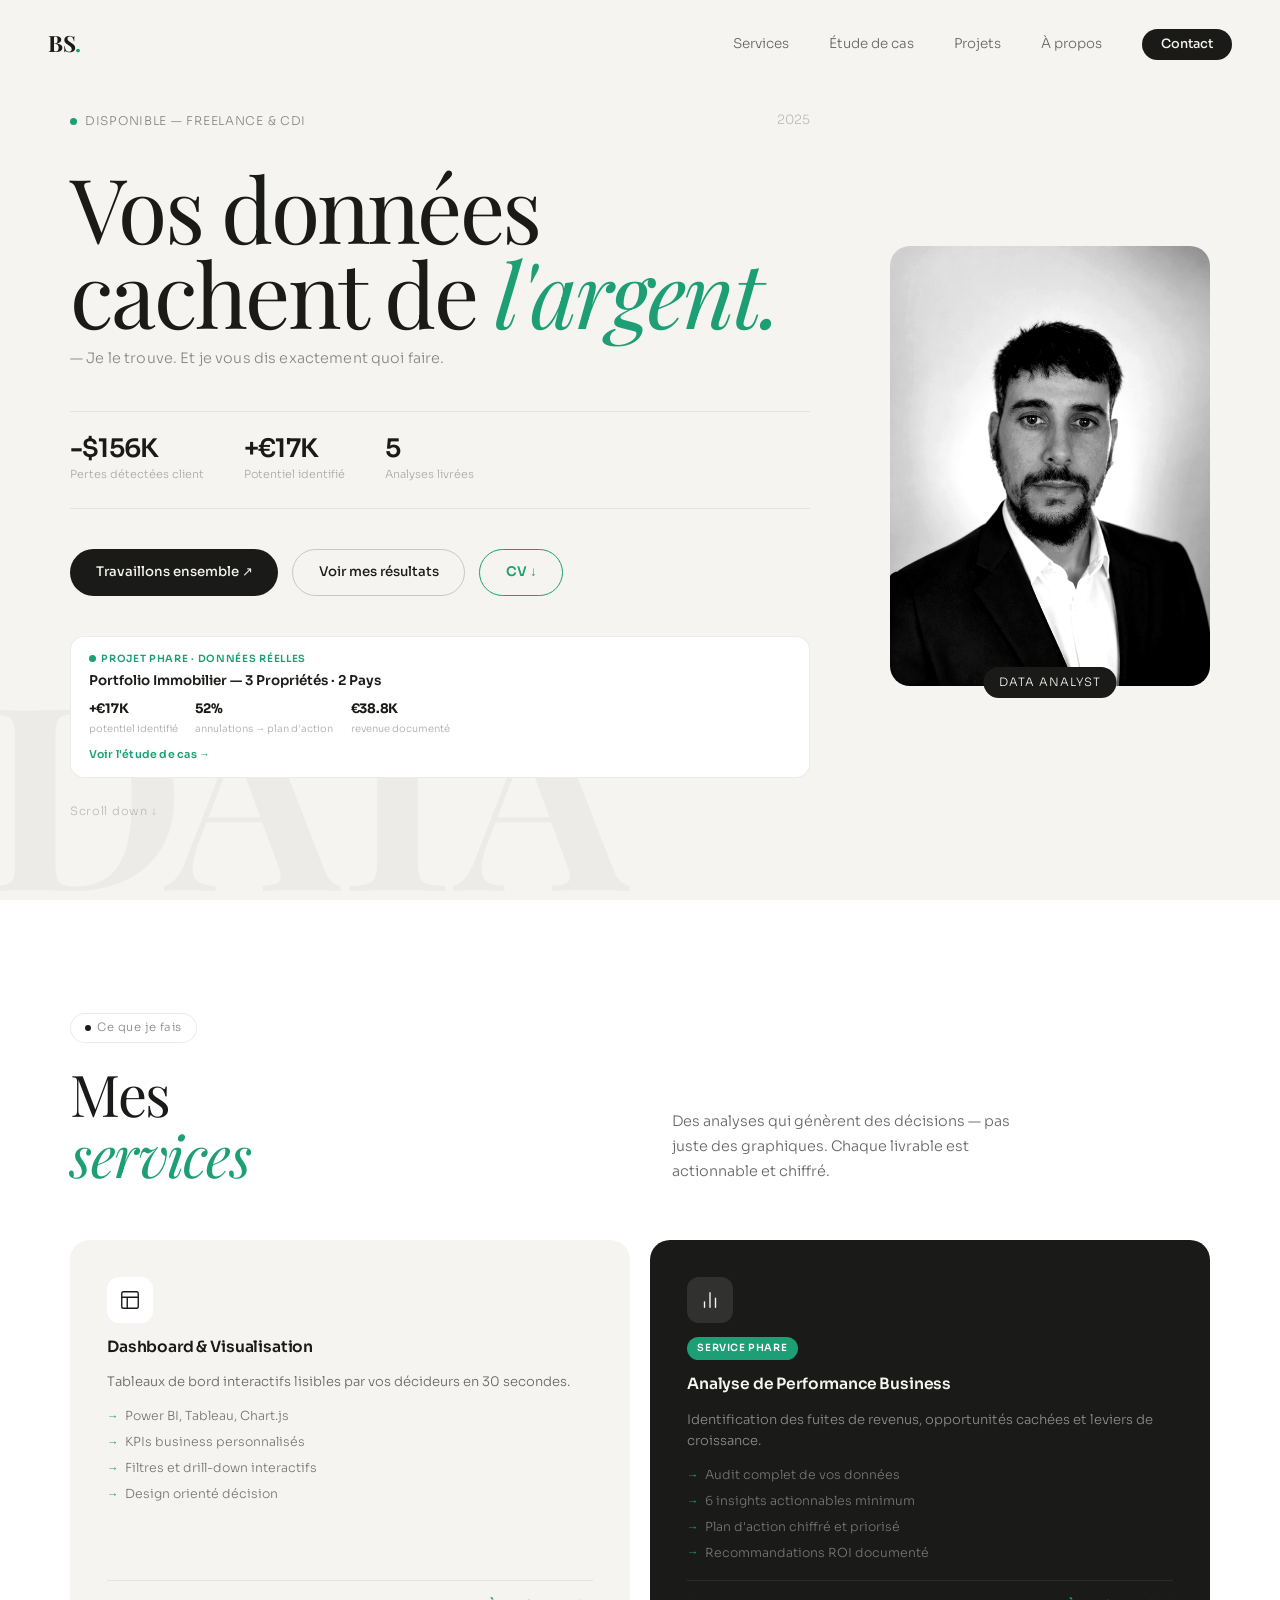
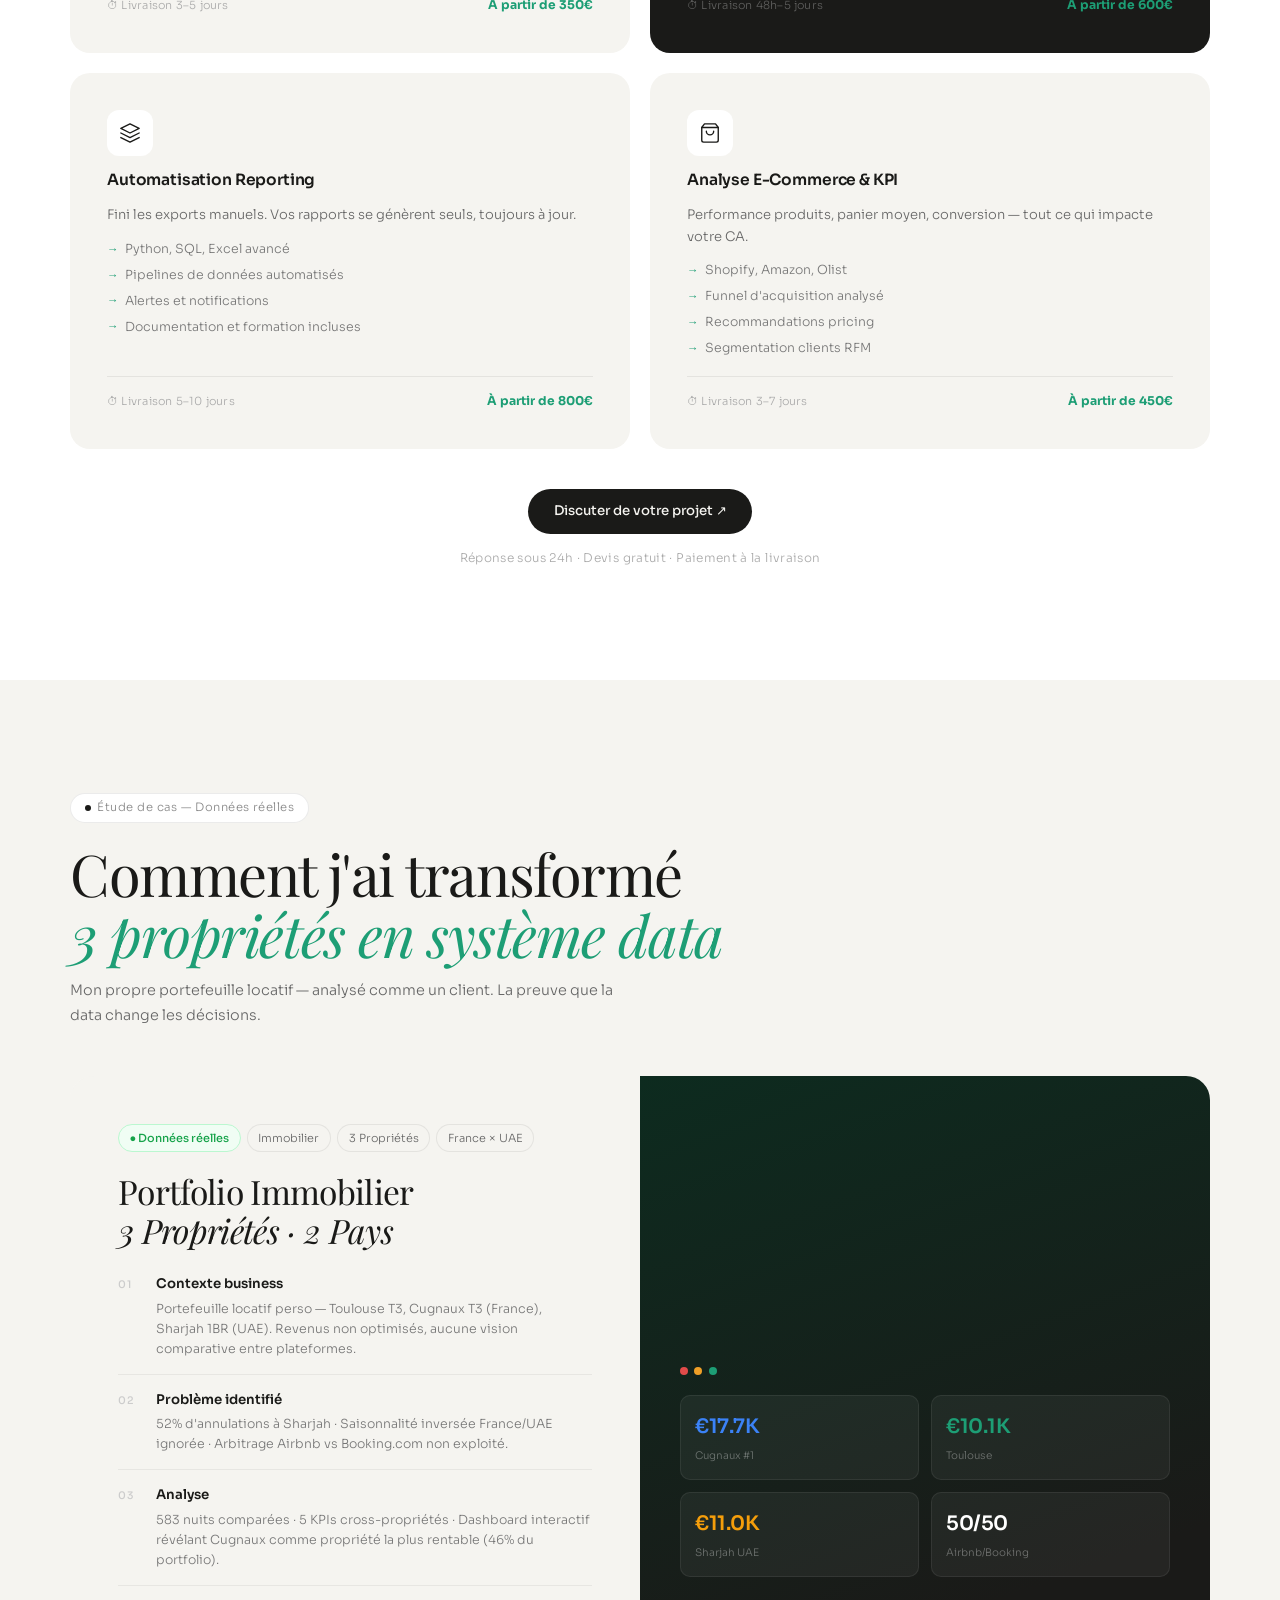
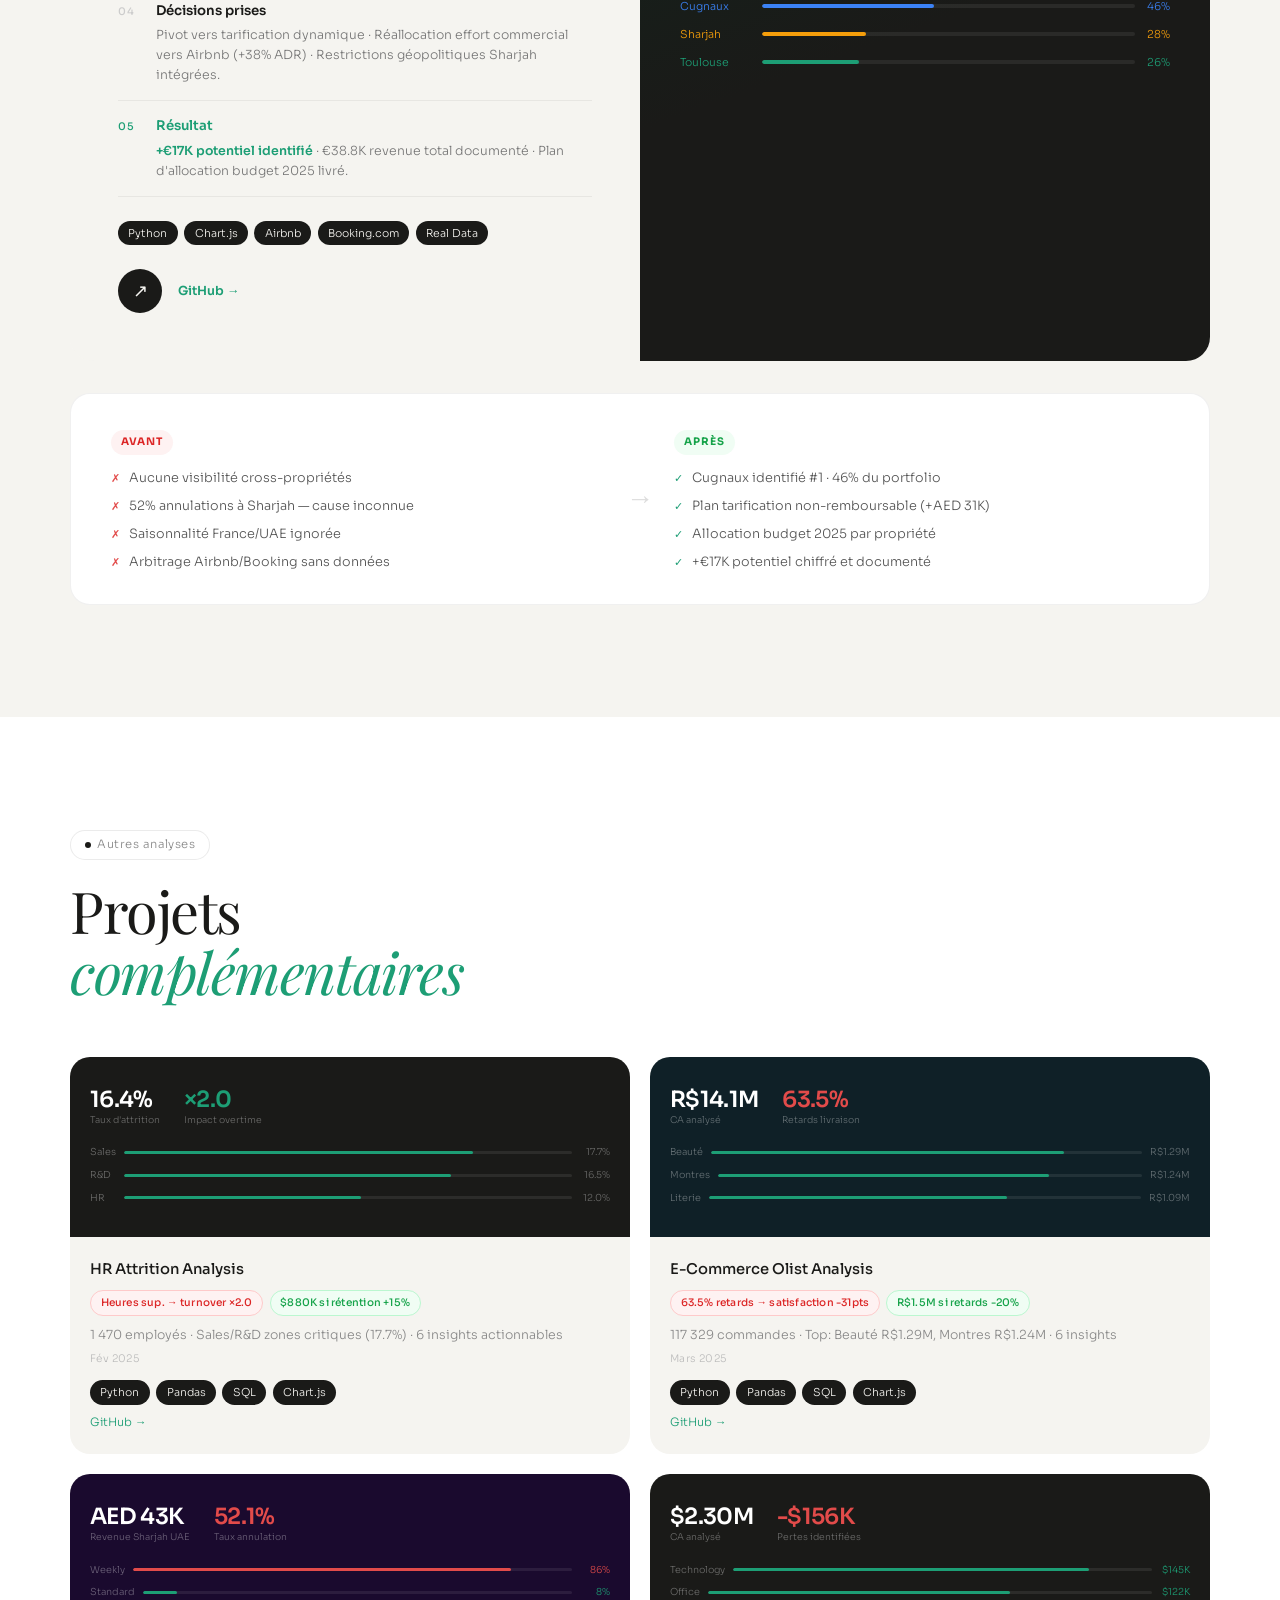
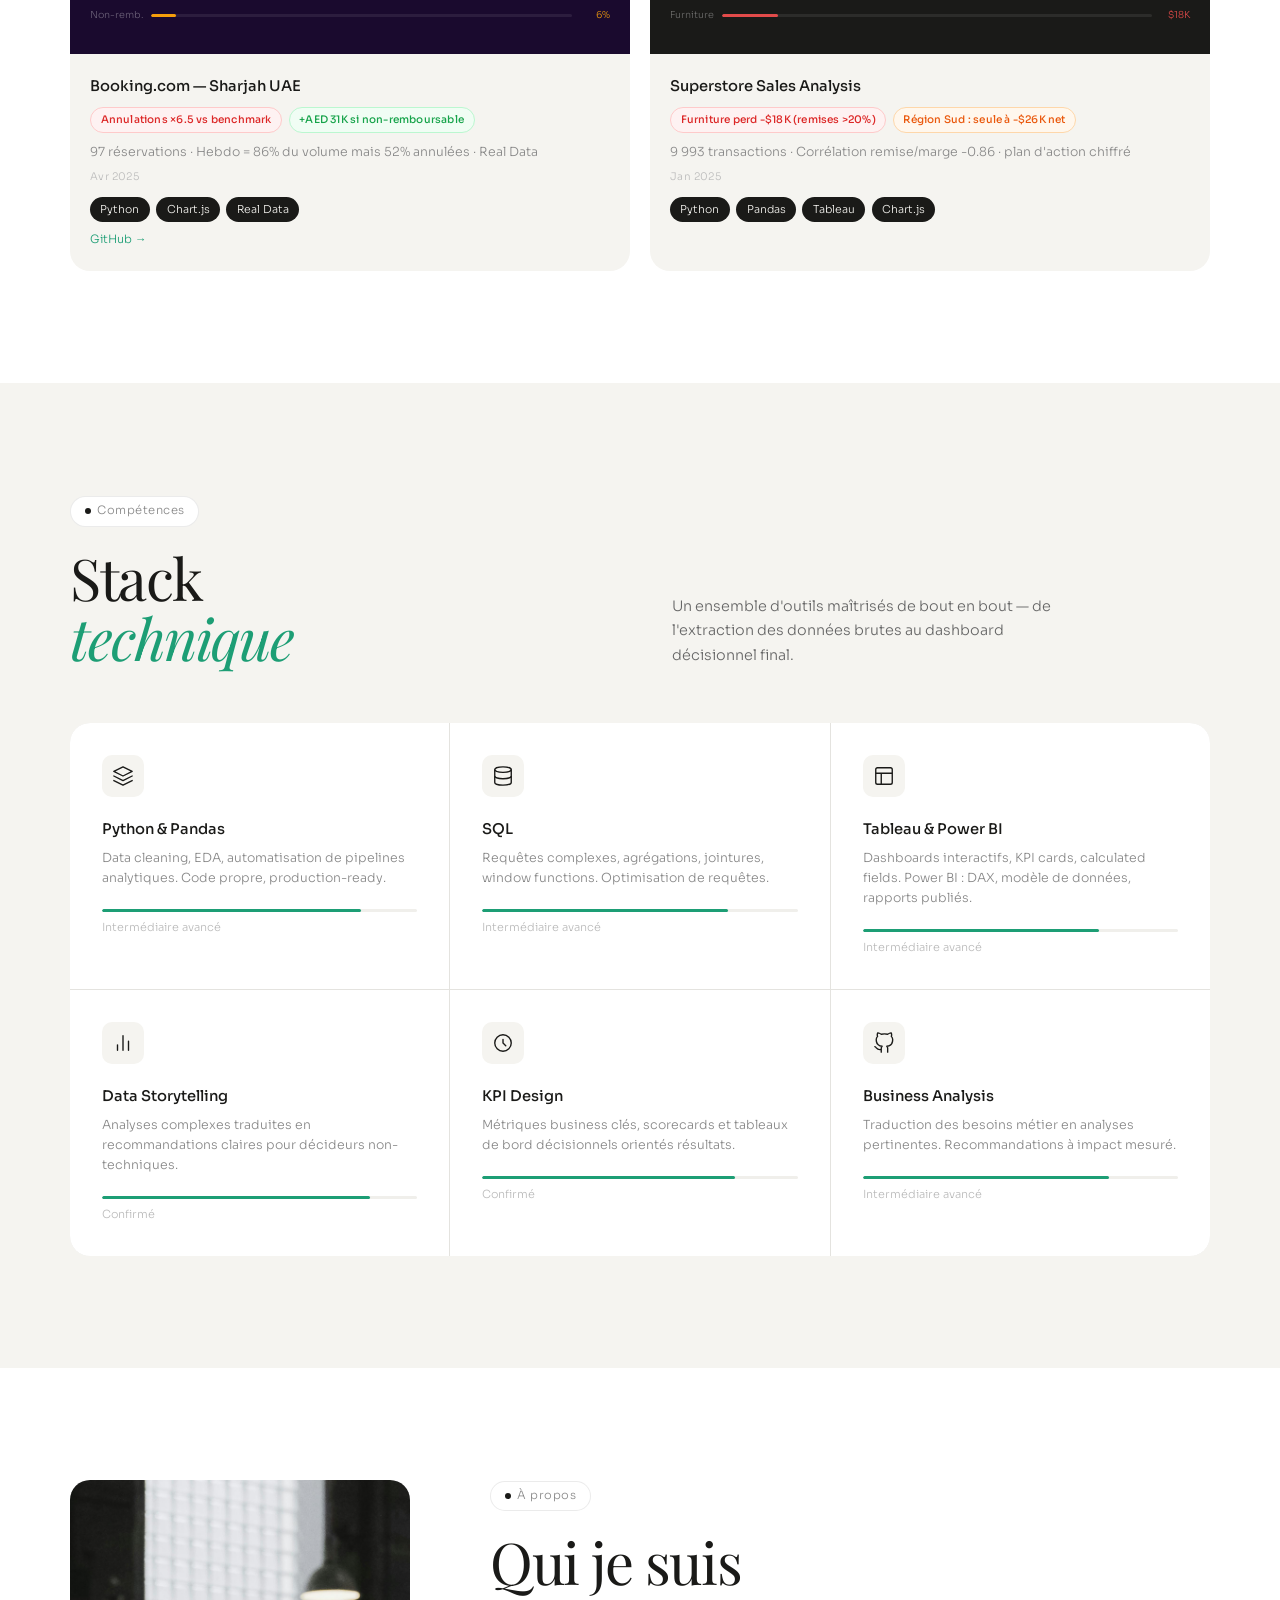
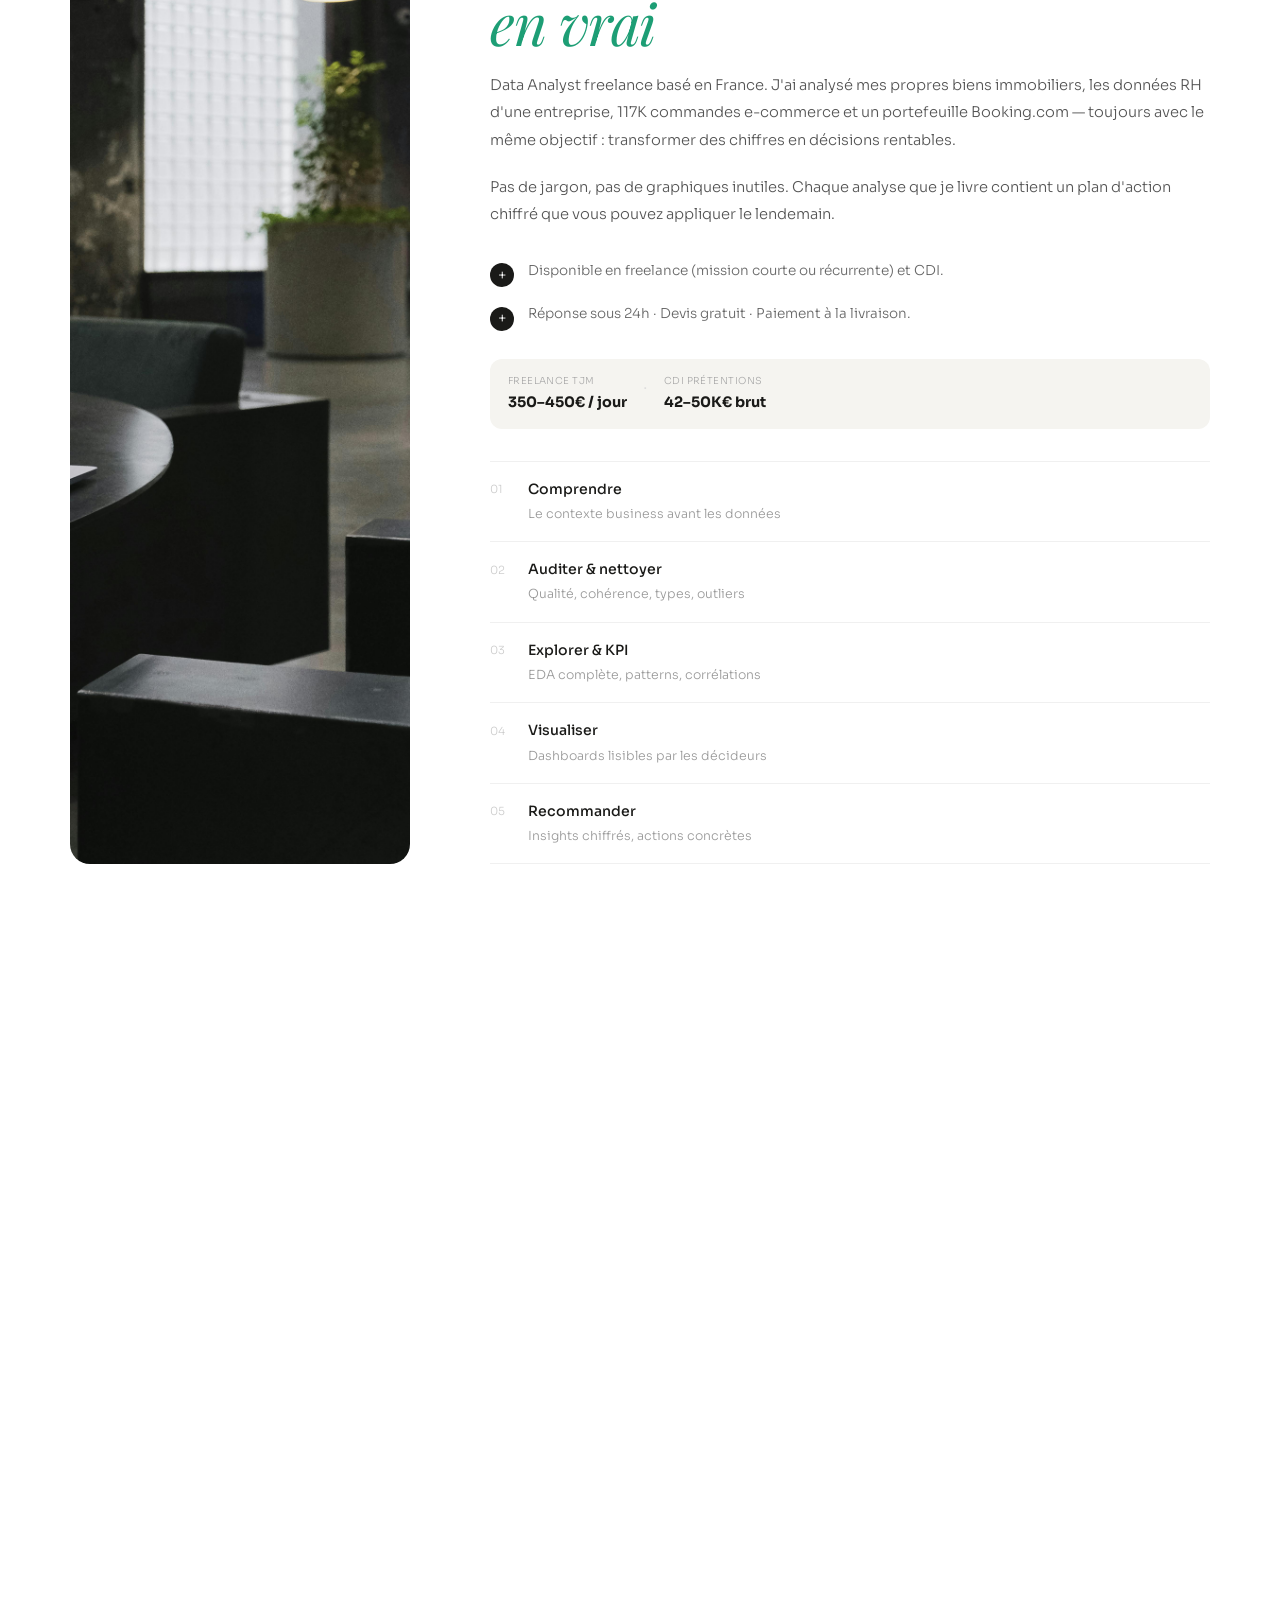
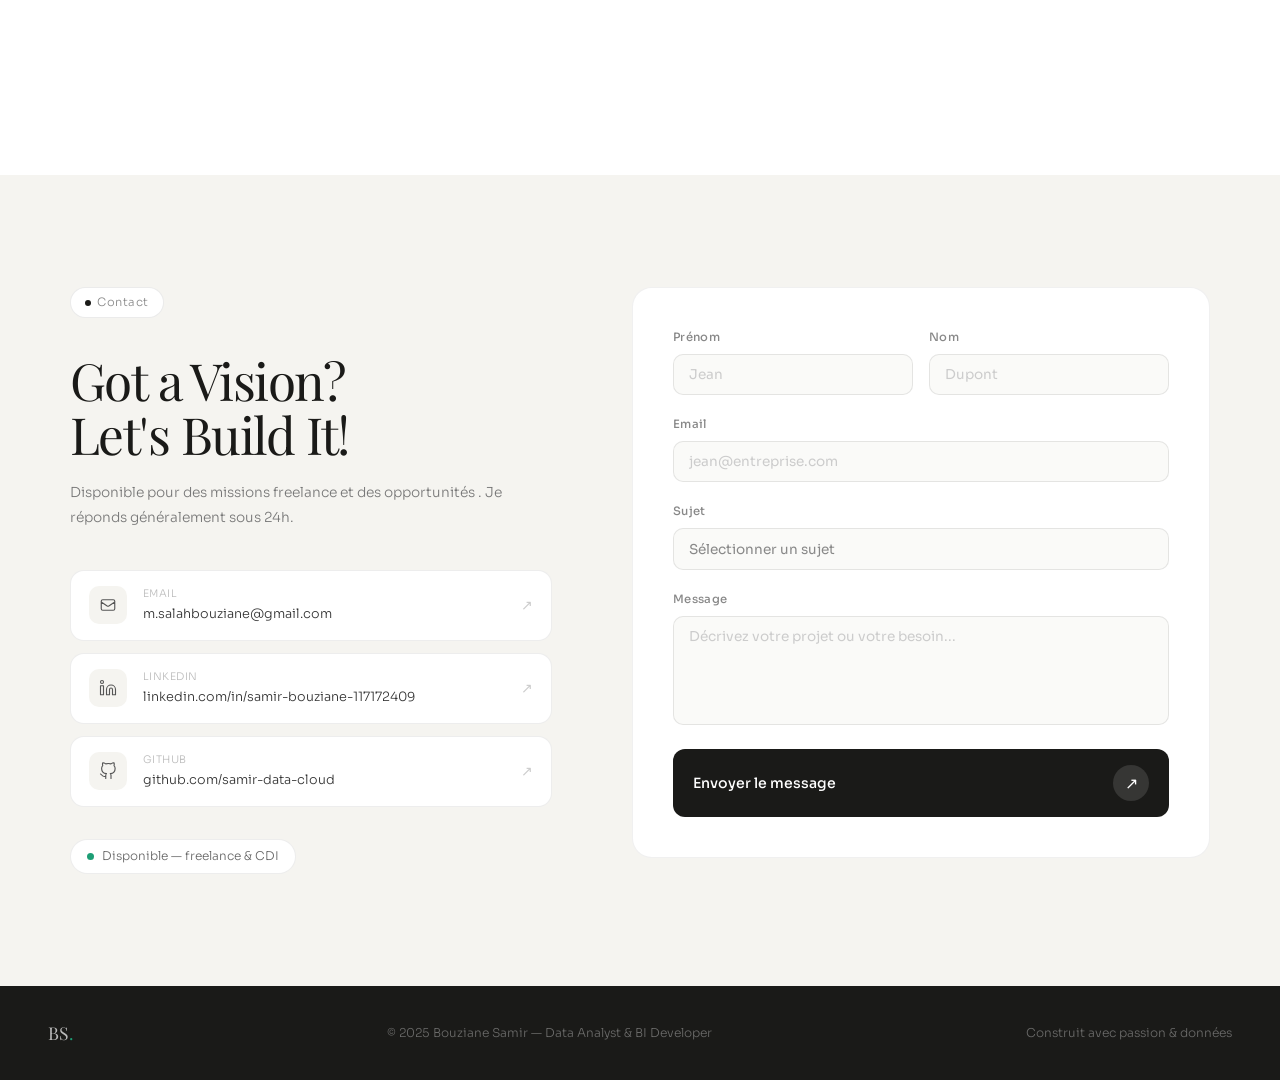
<file: index.html>
<!DOCTYPE html>
<html lang="fr">

<head>
  <meta charset="UTF-8">
  <meta name="viewport" content="width=device-width, initial-scale=1.0">
  <title>Bouziane Samir — Data Analyst</title>
  <meta name="description"
    content="Portfolio de Bouziane Samir — Data Analyst & BI Developer spécialisé Python, SQL, Tableau.">
  <link rel="preconnect" href="https://fonts.googleapis.com">
  <link
    href="https://fonts.googleapis.com/css2?family=Sora:wght@300;400;500;600&family=Playfair+Display:ital,wght@0,400;0,700;1,400&display=swap"
    rel="stylesheet">
  <link rel="stylesheet" href="style.css">
</head>

<body>

  <!-- NAV -->
  <nav id="nav">
    <a href="#home" class="nav-logo">BS<span>.</span></a>
    <ul class="nav-links" id="navLinks">
      <li><a href="#services">Services</a></li>
      <li><a href="#casestudy">Étude de cas</a></li>
      <li><a href="#projects">Projets</a></li>
      <li><a href="#about">À propos</a></li>
      <li><a href="#contact" class="nav-cta">Contact</a></li>
    </ul>
    <button class="nav-burger" id="navBurger" aria-label="Menu">
      <span></span><span></span><span></span>
    </button>
  </nav>

  <!-- HERO -->
  <section id="home" class="hero">
    <div class="hero-watermark">DATA</div>
    <div class="hero-inner">

      <div class="hero-left">
        <div class="hero-top-row">
          <div class="hero-tag"><span class="tag-dot"></span>Disponible — Freelance &amp; CDI</div>
          <span class="hero-year">2025</span>
        </div>
        <h1 class="hero-title">
          Vos données<br>
          cachent de <em>l'argent.</em>
        </h1>
        <p class="hero-role">— Je le trouve. Et je vous dis exactement quoi faire.</p>
        <div class="stats-carousel-wrap">
          <div class="hero-stats-row" id="statsTrack">
            <div class="hstat"><span class="hstat-n">-$156K</span><span class="hstat-l">Pertes détectées client</span></div>
            <div class="hstat"><span class="hstat-n">+€17K</span><span class="hstat-l">Potentiel identifié</span></div>
            <div class="hstat"><span class="hstat-n">5</span><span class="hstat-l">Analyses livrées</span></div>
          </div>
          <div class="stats-dots" id="statsDots">
            <span class="stats-dot active"></span>
            <span class="stats-dot"></span>
            <span class="stats-dot"></span>
          </div>
        </div>
        <div class="hero-actions">
          <a href="#contact" class="btn btn-dark">Travaillons ensemble ↗</a>
          <a href="#projects" class="btn btn-outline">Voir mes résultats</a>
          <a href="cv.html" target="_blank" class="btn btn-cv">CV ↓</a>
        </div>
        <a href="#casestudy" class="hero-case-teaser">
          <div class="hct-label"><span class="tag-dot"></span>Projet phare · Données réelles</div>
          <div class="hct-title">Portfolio Immobilier — 3 Propriétés · 2 Pays</div>
          <div class="hct-stats">
            <div class="hct-stat"><strong>+€17K</strong><span>potentiel identifié</span></div>
            <div class="hct-stat"><strong>52%</strong><span>annulations → plan d'action</span></div>
            <div class="hct-stat"><strong>€38.8K</strong><span>revenue documenté</span></div>
          </div>
          <div class="hct-cta">Voir l'étude de cas →</div>
        </a>
        <div class="hero-scroll">Scroll down ↓</div>
      </div>

      <div class="hero-photo-wrap">
        <div class="hero-photo-card">
          <img src="photo_bw.jpg" alt="Bouziane Samir — Data Analyst" class="hero-photo">
          <div class="photo-overlay">
            <a href="#about" class="photo-arrow">↗</a>
          </div>
        </div>
        <div class="hero-photo-tag">Data Analyst</div>
      </div>

    </div>
  </section>

  <!-- SERVICES -->
  <section id="services" class="services section">
    <div class="container">
      <div class="services-hdr fade-up">
        <div>
          <div class="pill"><span class="pill-dot"></span>Ce que je fais</div>
          <h2 class="s-title">Mes<br><em>services</em></h2>
        </div>
        <p class="services-sub">Des analyses qui génèrent des décisions — pas juste des graphiques. Chaque livrable est actionnable et chiffré.</p>
      </div>
      <div class="services-grid fade-up" style="transition-delay:.1s">

        <div class="svc-card">
          <div class="svc-icon">
            <svg width="22" height="22" fill="none" viewBox="0 0 24 24"><rect x="3" y="3" width="18" height="18" rx="2" stroke="currentColor" stroke-width="1.5"/><path d="M3 9h18M9 21V9" stroke="currentColor" stroke-width="1.5"/></svg>
          </div>
          <h3 class="svc-title">Dashboard & Visualisation</h3>
          <p class="svc-desc">Tableaux de bord interactifs lisibles par vos décideurs en 30 secondes.</p>
          <ul class="svc-list">
            <li>Power BI, Tableau, Chart.js</li>
            <li>KPIs business personnalisés</li>
            <li>Filtres et drill-down interactifs</li>
            <li>Design orienté décision</li>
          </ul>
          <div class="svc-footer"><span class="svc-delay">⏱ Livraison 3–5 jours</span><span class="svc-price">À partir de 350€</span></div>
        </div>

        <div class="svc-card svc-featured">
          <div class="svc-icon">
            <svg width="22" height="22" fill="none" viewBox="0 0 24 24"><path d="M18 20V10M12 20V4M6 20v-6" stroke="currentColor" stroke-width="1.5" stroke-linecap="round"/></svg>
          </div>
          <div class="svc-badge">Service phare</div>
          <h3 class="svc-title">Analyse de Performance Business</h3>
          <p class="svc-desc">Identification des fuites de revenus, opportunités cachées et leviers de croissance.</p>
          <ul class="svc-list">
            <li>Audit complet de vos données</li>
            <li>6 insights actionnables minimum</li>
            <li>Plan d'action chiffré et priorisé</li>
            <li>Recommandations ROI documenté</li>
          </ul>
          <div class="svc-footer"><span class="svc-delay">⏱ Livraison 48h–5 jours</span><span class="svc-price">À partir de 600€</span></div>
        </div>

        <div class="svc-card">
          <div class="svc-icon">
            <svg width="22" height="22" fill="none" viewBox="0 0 24 24"><path d="M12 2L2 7l10 5 10-5-10-5zM2 17l10 5 10-5M2 12l10 5 10-5" stroke="currentColor" stroke-width="1.5" stroke-linecap="round" stroke-linejoin="round"/></svg>
          </div>
          <h3 class="svc-title">Automatisation Reporting</h3>
          <p class="svc-desc">Fini les exports manuels. Vos rapports se génèrent seuls, toujours à jour.</p>
          <ul class="svc-list">
            <li>Python, SQL, Excel avancé</li>
            <li>Pipelines de données automatisés</li>
            <li>Alertes et notifications</li>
            <li>Documentation et formation incluses</li>
          </ul>
          <div class="svc-footer"><span class="svc-delay">⏱ Livraison 5–10 jours</span><span class="svc-price">À partir de 800€</span></div>
        </div>

        <div class="svc-card">
          <div class="svc-icon">
            <svg width="22" height="22" fill="none" viewBox="0 0 24 24"><path d="M6 2L3 6v14a2 2 0 002 2h14a2 2 0 002-2V6l-3-4z" stroke="currentColor" stroke-width="1.5" stroke-linecap="round" stroke-linejoin="round"/><line x1="3" y1="6" x2="21" y2="6" stroke="currentColor" stroke-width="1.5" stroke-linecap="round"/><path d="M16 10a4 4 0 01-8 0" stroke="currentColor" stroke-width="1.5" stroke-linecap="round" stroke-linejoin="round"/></svg>
          </div>
          <h3 class="svc-title">Analyse E-Commerce & KPI</h3>
          <p class="svc-desc">Performance produits, panier moyen, conversion — tout ce qui impacte votre CA.</p>
          <ul class="svc-list">
            <li>Shopify, Amazon, Olist</li>
            <li>Funnel d'acquisition analysé</li>
            <li>Recommandations pricing</li>
            <li>Segmentation clients RFM</li>
          </ul>
          <div class="svc-footer"><span class="svc-delay">⏱ Livraison 3–7 jours</span><span class="svc-price">À partir de 450€</span></div>
        </div>

      </div>
      <div class="services-cta fade-up" style="transition-delay:.2s">
        <a href="#contact" class="btn btn-dark">Discuter de votre projet ↗</a>
        <p class="svc-cta-note">Réponse sous 24h · Devis gratuit · Paiement à la livraison</p>
      </div>
    </div>
  </section>

  <!-- CASE STUDY -->
  <section id="casestudy" class="casestudy section">
    <div class="container">
      <div class="cs-hdr fade-up">
        <div class="pill"><span class="pill-dot"></span>Étude de cas — Données réelles</div>
        <h2 class="s-title">Comment j'ai transformé<br><em>3 propriétés en système data</em></h2>
        <p class="cs-hdr-sub">Mon propre portefeuille locatif — analysé comme un client. La preuve que la data change les décisions.</p>
      </div>
      <div class="proj-featured fade-up" style="transition-delay:.1s">
        <div class="proj-info">
          <div class="proj-tags"><span class="tag tag-real">● Données réelles</span><span class="tag">Immobilier</span><span class="tag">3 Propriétés</span><span class="tag">France × UAE</span></div>
          <h3 class="proj-title">Portfolio Immobilier<br><em>3 Propriétés · 2 Pays</em></h3>
          <div class="cs-steps">
            <div class="cs-step">
              <span class="cs-n">01</span>
              <div class="cs-content">
                <strong>Contexte business</strong>
                <p>Portefeuille locatif perso — Toulouse T3, Cugnaux T3 (France), Sharjah 1BR (UAE). Revenus non optimisés, aucune vision comparative entre plateformes.</p>
              </div>
            </div>
            <div class="cs-step">
              <span class="cs-n">02</span>
              <div class="cs-content">
                <strong>Problème identifié</strong>
                <p>52% d'annulations à Sharjah · Saisonnalité inversée France/UAE ignorée · Arbitrage Airbnb vs Booking.com non exploité.</p>
              </div>
            </div>
            <div class="cs-step">
              <span class="cs-n">03</span>
              <div class="cs-content">
                <strong>Analyse</strong>
                <p>583 nuits comparées · 5 KPIs cross-propriétés · Dashboard interactif révélant Cugnaux comme propriété la plus rentable (46% du portfolio).</p>
              </div>
            </div>
            <div class="cs-step">
              <span class="cs-n">04</span>
              <div class="cs-content">
                <strong>Décisions prises</strong>
                <p>Pivot vers tarification dynamique · Réallocation effort commercial vers Airbnb (+38% ADR) · Restrictions géopolitiques Sharjah intégrées.</p>
              </div>
            </div>
            <div class="cs-step cs-step-result">
              <span class="cs-n cs-n-green">05</span>
              <div class="cs-content">
                <strong>Résultat</strong>
                <p><span class="cs-highlight">+€17K potentiel identifié</span> · €38.8K revenue total documenté · Plan d'allocation budget 2025 livré.</p>
              </div>
            </div>
          </div>
          <div class="stack-row" style="margin-top:1.5rem"><span class="stk">Python</span><span class="stk">Chart.js</span><span class="stk">Airbnb</span><span class="stk">Booking.com</span><span class="stk">Real Data</span></div>
          <div style="display:flex;align-items:center;gap:1rem;margin-top:1rem">
            <a href="realestate-dashboard.html" target="_blank" class="arrow-btn" title="Voir le dashboard">↗</a>
            <a href="https://github.com/samir-data-cloud/real-estate-portfolio-analysis" target="_blank" style="font-size:.78rem;color:#1D9E75;font-weight:600;text-decoration:none">GitHub →</a>
          </div>
        </div>
        <div class="proj-panel" style="background:linear-gradient(160deg,#0d2b1f 0%,#1a1a18 60%)">
          <div class="panel-dots"><span></span><span></span><span></span></div>
          <div class="panel-kpis">
            <div class="pk"><span class="pk-v" style="color:#3b82f6">€17.7K</span><span class="pk-l">Cugnaux #1</span></div>
            <div class="pk"><span class="pk-v" style="color:#1D9E75">€10.1K</span><span class="pk-l">Toulouse</span></div>
            <div class="pk"><span class="pk-v" style="color:#f59e0b">€11.0K</span><span class="pk-l">Sharjah UAE</span></div>
            <div class="pk"><span class="pk-v" style="color:#fff">50/50</span><span class="pk-l">Airbnb/Booking</span></div>
          </div>
          <div class="panel-bars">
            <div class="pb-row"><span style="color:#3b82f6">Cugnaux</span>
              <div class="pb-track"><div style="width:46%;background:#3b82f6;height:100%;border-radius:4px"></div></div>
              <span style="color:#3b82f6">46%</span>
            </div>
            <div class="pb-row"><span style="color:#f59e0b">Sharjah</span>
              <div class="pb-track"><div style="width:28%;background:#f59e0b;height:100%;border-radius:4px"></div></div>
              <span style="color:#f59e0b">28%</span>
            </div>
            <div class="pb-row"><span style="color:#1D9E75">Toulouse</span>
              <div class="pb-track"><div style="width:26%;background:#1D9E75;height:100%;border-radius:4px"></div></div>
              <span style="color:#1D9E75">26%</span>
            </div>
          </div>
        </div>
      </div>

      <!-- AVANT / APRÈS -->
      <div class="avap-grid fade-up" style="transition-delay:.2s">
        <div class="avap-before">
          <div class="avap-label">Avant</div>
          <ul class="avap-list">
            <li>Aucune visibilité cross-propriétés</li>
            <li>52% annulations à Sharjah — cause inconnue</li>
            <li>Saisonnalité France/UAE ignorée</li>
            <li>Arbitrage Airbnb/Booking sans données</li>
          </ul>
        </div>
        <div class="avap-sep">→</div>
        <div class="avap-after">
          <div class="avap-label">Après</div>
          <ul class="avap-list">
            <li>Cugnaux identifié #1 · 46% du portfolio</li>
            <li>Plan tarification non-remboursable (+AED 31K)</li>
            <li>Allocation budget 2025 par propriété</li>
            <li>+€17K potentiel chiffré et documenté</li>
          </ul>
        </div>
      </div>
    </div>
  </section>

  <!-- PROJECTS -->
  <section id="projects" class="projects section">
    <div class="container">
      <div class="projects-hdr fade-up">
        <div>
          <div class="pill"><span class="pill-dot"></span>Autres analyses</div>
          <h2 class="s-title">Projets<br><em>complémentaires</em></h2>
        </div>
      </div>
      <div class="more-grid" style="grid-template-columns:repeat(2,1fr)">
        <div class="more-card fade-up" style="transition-delay:.15s">
          <div class="mc-visual mc-visual-rh">
            <div class="mc-rh-inner">
              <div class="mc-rh-kpi"><span class="mc-rh-n">16.4%</span><span class="mc-rh-l">Taux d'attrition</span>
              </div>
              <div class="mc-rh-kpi"><span class="mc-rh-n" style="color:#1D9E75">×2.0</span><span class="mc-rh-l">Impact
                  overtime</span></div>
              <div class="mc-rh-bars">
                <div class="mc-rh-bar-row"><span>Sales</span>
                  <div class="mc-rh-track">
                    <div style="width:78%"></div>
                  </div><span>17.7%</span>
                </div>
                <div class="mc-rh-bar-row"><span>R&D</span>
                  <div class="mc-rh-track">
                    <div style="width:73%"></div>
                  </div><span>16.5%</span>
                </div>
                <div class="mc-rh-bar-row"><span>HR</span>
                  <div class="mc-rh-track">
                    <div style="width:53%"></div>
                  </div><span>12.0%</span>
                </div>
              </div>
            </div>
          </div>
          <a href="hr-dashboard.html" target="_blank" class="mc-arrow">↗</a>
          <div class="mc-body">
            <h4>HR Attrition Analysis</h4>
            <div class="insight-row">
              <span class="insight insight-red">Heures sup. → turnover ×2.0</span>
              <span class="insight insight-green">$880K si rétention +15%</span>
            </div>
            <p>1 470 employés · Sales/R&D zones critiques (17.7%) · 6 insights actionnables</p>
            <span class="proj-date">Fév 2025</span>
            <div class="stack-row" style="margin-top:.75rem;margin-bottom:0">
              <span class="stk">Python</span><span class="stk">Pandas</span><span class="stk">SQL</span><span class="stk">Chart.js</span>
            </div>
            <a href="https://github.com/samir-data-cloud/hr-attrition-analysis" target="_blank" style="font-size:.72rem;color:#1D9E75;text-decoration:none;margin-top:.5rem;display:inline-block">GitHub →</a>
          </div>
        </div>
        <div class="more-card fade-up" style="transition-delay:.2s">
          <div class="mc-visual mc-visual-ec">
            <div class="mc-rh-inner">
              <div class="mc-rh-kpi"><span class="mc-rh-n">R$14.1M</span><span class="mc-rh-l">CA analysé</span></div>
              <div class="mc-rh-kpi"><span class="mc-rh-n" style="color:#E24B4A">63.5%</span><span class="mc-rh-l">Retards livraison</span></div>
              <div class="mc-rh-bars">
                <div class="mc-rh-bar-row"><span>Beauté</span>
                  <div class="mc-rh-track"><div style="width:82%"></div></div><span>R$1.29M</span>
                </div>
                <div class="mc-rh-bar-row"><span>Montres</span>
                  <div class="mc-rh-track"><div style="width:78%"></div></div><span>R$1.24M</span>
                </div>
                <div class="mc-rh-bar-row"><span>Literie</span>
                  <div class="mc-rh-track"><div style="width:69%"></div></div><span>R$1.09M</span>
                </div>
              </div>
            </div>
          </div>
          <a href="ecommerce-dashboard.html" target="_blank" class="mc-arrow">↗</a>
          <div class="mc-body">
            <h4>E-Commerce Olist Analysis</h4>
            <div class="insight-row">
              <span class="insight insight-red">63.5% retards → satisfaction -31pts</span>
              <span class="insight insight-green">R$1.5M si retards -20%</span>
            </div>
            <p>117 329 commandes · Top: Beauté R$1.29M, Montres R$1.24M · 6 insights</p>
            <span class="proj-date">Mars 2025</span>
            <div class="stack-row" style="margin-top:.75rem;margin-bottom:0">
              <span class="stk">Python</span><span class="stk">Pandas</span><span class="stk">SQL</span><span class="stk">Chart.js</span>
            </div>
            <a href="https://github.com/samir-data-cloud/ecommerce-data-analysis" target="_blank" style="font-size:.72rem;color:#1D9E75;text-decoration:none;margin-top:.5rem;display:inline-block">GitHub →</a>
          </div>
        </div>
        <div class="more-card fade-up" style="transition-delay:.25s">
          <div class="mc-visual mc-visual-bk">
            <div class="mc-rh-inner">
              <div class="mc-rh-kpi"><span class="mc-rh-n">AED 43K</span><span class="mc-rh-l">Revenue Sharjah UAE</span></div>
              <div class="mc-rh-kpi"><span class="mc-rh-n" style="color:#E24B4A">52.1%</span><span class="mc-rh-l">Taux annulation</span></div>
              <div class="mc-rh-bars">
                <div class="mc-rh-bar-row"><span>Weekly</span>
                  <div class="mc-rh-track"><div style="width:86%;background:#E24B4A"></div></div><span style="color:#E24B4A">86%</span>
                </div>
                <div class="mc-rh-bar-row"><span>Standard</span>
                  <div class="mc-rh-track"><div style="width:8%"></div></div><span style="color:#1D9E75">8%</span>
                </div>
                <div class="mc-rh-bar-row"><span>Non-remb.</span>
                  <div class="mc-rh-track"><div style="width:6%;background:#f59e0b"></div></div><span style="color:#f59e0b">6%</span>
                </div>
              </div>
            </div>
          </div>
          <a href="booking-dashboard.html" target="_blank" class="mc-arrow">↗</a>
          <div class="mc-body">
            <h4>Booking.com — Sharjah UAE</h4>
            <div class="insight-row">
              <span class="insight insight-red">Annulations ×6.5 vs benchmark</span>
              <span class="insight insight-green">+AED 31K si non-remboursable</span>
            </div>
            <p>97 réservations · Hebdo = 86% du volume mais 52% annulées · Real Data</p>
            <span class="proj-date">Avr 2025</span>
            <div class="stack-row" style="margin-top:.75rem;margin-bottom:0">
              <span class="stk">Python</span><span class="stk">Chart.js</span><span class="stk">Real Data</span>
            </div>
            <a href="https://github.com/samir-data-cloud/booking-analysis" target="_blank" style="font-size:.72rem;color:#1D9E75;text-decoration:none;margin-top:.5rem;display:inline-block">GitHub →</a>
          </div>
        </div>
        <div class="more-card fade-up" style="transition-delay:.3s">
          <div class="mc-visual" style="background:#1a1a18;padding:1.25rem;display:flex;align-items:center;justify-content:center">
            <div class="mc-rh-inner">
              <div class="mc-rh-kpi"><span class="mc-rh-n">$2.30M</span><span class="mc-rh-l">CA analysé</span></div>
              <div class="mc-rh-kpi"><span class="mc-rh-n" style="color:#E24B4A">-$156K</span><span class="mc-rh-l">Pertes identifiées</span></div>
              <div class="mc-rh-bars">
                <div class="mc-rh-bar-row"><span>Technology</span>
                  <div class="mc-rh-track"><div style="width:85%"></div></div><span style="color:#1D9E75">$145K</span>
                </div>
                <div class="mc-rh-bar-row"><span>Office</span>
                  <div class="mc-rh-track"><div style="width:68%"></div></div><span style="color:#1D9E75">$122K</span>
                </div>
                <div class="mc-rh-bar-row"><span>Furniture</span>
                  <div class="mc-rh-track"><div style="width:13%;background:#E24B4A"></div></div><span style="color:#E24B4A">$18K</span>
                </div>
              </div>
            </div>
          </div>
          <div class="mc-arrow">↗</div>
          <div class="mc-body">
            <h4>Superstore Sales Analysis</h4>
            <div class="insight-row">
              <span class="insight insight-red">Furniture perd -$18K (remises >20%)</span>
              <span class="insight insight-orange">Région Sud : seule à -$26K net</span>
            </div>
            <p>9 993 transactions · Corrélation remise/marge -0.86 · plan d'action chiffré</p>
            <span class="proj-date">Jan 2025</span>
            <div class="stack-row" style="margin-top:.75rem;margin-bottom:0">
              <span class="stk">Python</span><span class="stk">Pandas</span><span class="stk">Tableau</span><span class="stk">Chart.js</span>
            </div>
          </div>
        </div>
      </div>
    </div>
  </section>

  <!-- SKILLS -->
  <section id="skills" class="skills section">
    <div class="container">
      <div class="skills-intro fade-up">
        <div>
          <div class="pill"><span class="pill-dot"></span>Compétences</div>
          <h2 class="s-title">Stack<br><em>technique</em></h2>
        </div>
        <p class="skills-desc">Un ensemble d'outils maîtrisés de bout en bout — de l'extraction des données brutes au
          dashboard décisionnel final.</p>
      </div>
      <div class="skills-grid fade-up" style="transition-delay:.1s">
        <div class="skill-card">
          <div class="sk-icon"><svg width="22" height="22" fill="none" viewBox="0 0 24 24">
              <path d="M12 2L2 7l10 5 10-5-10-5zM2 17l10 5 10-5M2 12l10 5 10-5" stroke="currentColor" stroke-width="1.5"
                stroke-linecap="round" stroke-linejoin="round" />
            </svg></div>
          <h3>Python &amp; Pandas</h3>
          <p>Data cleaning, EDA, automatisation de pipelines analytiques. Code propre, production-ready.</p>
          <div class="sk-bar">
            <div class="sk-fill" data-w="82"></div>
          </div>
          <span class="sk-lvl">Intermédiaire avancé</span>
        </div>
        <div class="skill-card">
          <div class="sk-icon"><svg width="22" height="22" fill="none" viewBox="0 0 24 24">
              <ellipse cx="12" cy="5" rx="9" ry="3" stroke="currentColor" stroke-width="1.5" />
              <path d="M3 5v14c0 1.657 4.03 3 9 3s9-1.343 9-3V5" stroke="currentColor" stroke-width="1.5" />
              <path d="M3 12c0 1.657 4.03 3 9 3s9-1.343 9-3" stroke="currentColor" stroke-width="1.5" />
            </svg></div>
          <h3>SQL</h3>
          <p>Requêtes complexes, agrégations, jointures, window functions. Optimisation de requêtes.</p>
          <div class="sk-bar">
            <div class="sk-fill" data-w="78"></div>
          </div>
          <span class="sk-lvl">Intermédiaire avancé</span>
        </div>
        <div class="skill-card">
          <div class="sk-icon"><svg width="22" height="22" fill="none" viewBox="0 0 24 24">
              <rect x="3" y="3" width="18" height="18" rx="2" stroke="currentColor" stroke-width="1.5" />
              <path d="M3 9h18M9 21V9" stroke="currentColor" stroke-width="1.5" />
            </svg></div>
          <h3>Tableau & Power BI</h3>
          <p>Dashboards interactifs, KPI cards, calculated fields. Power BI : DAX, modèle de données, rapports publiés.</p>
          <div class="sk-bar">
            <div class="sk-fill" data-w="75"></div>
          </div>
          <span class="sk-lvl">Intermédiaire avancé</span>
        </div>
        <div class="skill-card">
          <div class="sk-icon"><svg width="22" height="22" fill="none" viewBox="0 0 24 24">
              <path d="M18 20V10M12 20V4M6 20v-6" stroke="currentColor" stroke-width="1.5" stroke-linecap="round" />
            </svg></div>
          <h3>Data Storytelling</h3>
          <p>Analyses complexes traduites en recommandations claires pour décideurs non-techniques.</p>
          <div class="sk-bar">
            <div class="sk-fill" data-w="85"></div>
          </div>
          <span class="sk-lvl">Confirmé</span>
        </div>
        <div class="skill-card">
          <div class="sk-icon"><svg width="22" height="22" fill="none" viewBox="0 0 24 24">
              <circle cx="12" cy="12" r="9" stroke="currentColor" stroke-width="1.5" />
              <path d="M12 8v4l3 3" stroke="currentColor" stroke-width="1.5" stroke-linecap="round" />
            </svg></div>
          <h3>KPI Design</h3>
          <p>Métriques business clés, scorecards et tableaux de bord décisionnels orientés résultats.</p>
          <div class="sk-bar">
            <div class="sk-fill" data-w="80"></div>
          </div>
          <span class="sk-lvl">Confirmé</span>
        </div>
        <div class="skill-card">
          <div class="sk-icon"><svg width="22" height="22" fill="none" viewBox="0 0 24 24">
              <path
                d="M9 19c-5 1.5-5-2.5-7-3m14 6v-3.87a3.37 3.37 0 00-.94-2.61c3.14-.35 6.44-1.54 6.44-7A5.44 5.44 0 0020 4.77 5.07 5.07 0 0019.91 1S18.73.65 16 2.48a13.38 13.38 0 00-7 0C6.27.65 5.09 1 5.09 1A5.07 5.07 0 005 4.77a5.44 5.44 0 00-1.5 3.78c0 5.42 3.3 6.61 6.44 7A3.37 3.37 0 009 18.13V22"
                stroke="currentColor" stroke-width="1.5" stroke-linecap="round" stroke-linejoin="round" />
            </svg></div>
          <h3>Business Analysis</h3>
          <p>Traduction des besoins métier en analyses pertinentes. Recommandations à impact mesuré.</p>
          <div class="sk-bar">
            <div class="sk-fill" data-w="78"></div>
          </div>
          <span class="sk-lvl">Intermédiaire avancé</span>
        </div>
      </div>
    </div>
  </section>

  <!-- ABOUT -->
  <section id="about" class="about section">
    <div class="container">
      <div class="about-grid">

        <div class="about-photo-col fade-up">
          <div class="about-photo-card">
            <img src="pexels-shvetsa-12662890.jpg" alt="Bouziane Samir" class="about-photo">
            <a href="#contact" class="about-photo-arrow">↗</a>
          </div>
        </div>

        <div class="about-right-col fade-up" style="transition-delay:.15s">
          <div class="pill"><span class="pill-dot"></span>À propos</div>
          <h2 class="s-title">Qui je suis<br><em>en vrai</em></h2>
          <p class="about-p">Data Analyst freelance basé en France. J'ai analysé mes propres biens immobiliers, les données RH d'une entreprise, 117K commandes e-commerce et un portefeuille Booking.com — toujours avec le même objectif : transformer des chiffres en décisions rentables.</p>
          <p class="about-p">Pas de jargon, pas de graphiques inutiles. Chaque analyse que je livre contient un plan d'action chiffré que vous pouvez appliquer le lendemain.</p>
          <div class="about-bullets">
            <div class="ab"><span class="ab-plus">+</span>
              <p>Disponible en freelance (mission courte ou récurrente) et CDI.</p>
            </div>
            <div class="ab"><span class="ab-plus">+</span>
              <p>Réponse sous 24h · Devis gratuit · Paiement à la livraison.</p>
            </div>
          </div>
          <div class="about-rates">
            <div class="rate-item">
              <span class="rate-label">Freelance TJM</span>
              <span class="rate-val">350–450€ / jour</span>
            </div>
            <div class="rate-sep">·</div>
            <div class="rate-item">
              <span class="rate-label">CDI prétentions</span>
              <span class="rate-val">42–50K€ brut</span>
            </div>
          </div>
          <div class="process-list" style="margin-top:2rem">
            <div class="pi"><span class="pn">01</span>
              <div><strong>Comprendre</strong><p>Le contexte business avant les données</p></div>
            </div>
            <div class="pi"><span class="pn">02</span>
              <div><strong>Auditer &amp; nettoyer</strong><p>Qualité, cohérence, types, outliers</p></div>
            </div>
            <div class="pi"><span class="pn">03</span>
              <div><strong>Explorer &amp; KPI</strong><p>EDA complète, patterns, corrélations</p></div>
            </div>
            <div class="pi"><span class="pn">04</span>
              <div><strong>Visualiser</strong><p>Dashboards lisibles par les décideurs</p></div>
            </div>
            <div class="pi"><span class="pn">05</span>
              <div><strong>Recommander</strong><p>Insights chiffrés, actions concrètes</p></div>
            </div>
          </div>
        </div>

      </div>
    </div>
  </section>
  <!-- TESTIMONIALS -->
  <section id="testimonials" class="testimonials section">
    <div class="container">
      <div class="testi-hdr fade-up">
        <div class="pill"><span class="pill-dot"></span>Clients</div>
        <h2 class="s-title">Ils m'ont<br><em>fait confiance</em></h2>
      </div>

      <div class="testi-carousel fade-up" style="transition-delay:.1s">
        <div class="testi-track" id="testiTrack">

          <div class="testi-card">
            <div class="testi-quote">"</div>
            <p class="testi-text">Samir a transformé nos données de vente en insights actionnables en quelques jours.
              Son dashboard nous a permis d'identifier des opportunités cachées et d'optimiser notre stratégie
              commerciale. Un travail rigoureux, clair et orienté résultats.</p>
            <div class="testi-author">
              <div class="testi-avatar">DC</div>
              <div class="testi-info">
                <span class="testi-name">Directeur Commercial</span>
                <span class="testi-company">Retail &amp; Distribution, Paris</span>
              </div>
              <div class="testi-stars">★★★★★</div>
            </div>
          </div>

          <div class="testi-card">
            <div class="testi-quote">"</div>
            <p class="testi-text">Excellent travail sur l'analyse de nos données RH. Samir a détecté des patterns
              d'attrition que nous n'avions pas vus depuis des années. Ses recommandations chiffrées nous ont permis de
              prendre des décisions concrètes et d'économiser significativement sur le turnover.</p>
            <div class="testi-author">
              <div class="testi-avatar">DRH</div>
              <div class="testi-info">
                <span class="testi-name">Directrice RH</span>
                <span class="testi-company">Industrie manufacturière, Lyon</span>
              </div>
              <div class="testi-stars">★★★★★</div>
            </div>
          </div>

          <div class="testi-card">
            <div class="testi-quote">"</div>
            <p class="testi-text">Samir a structuré et analysé notre base de données immobilières avec une précision
              impressionnante. Le tableau de bord livré est clair, interactif et utilisé quotidiennement par toute
              l'équipe. Je recommande vivement ses compétences en data analyse.</p>
            <div class="testi-author">
              <div class="testi-avatar">DG</div>
              <div class="testi-info">
                <span class="testi-name">Directeur Général</span>
                <span class="testi-company">Agence immobilière, Toulouse</span>
              </div>
              <div class="testi-stars">★★★★★</div>
            </div>
          </div>

        </div>

        <!-- Controls -->
        <button class="testi-btn testi-prev" onclick="testiMove(-1)" aria-label="Précédent">‹</button>
        <button class="testi-btn testi-next" onclick="testiMove(1)" aria-label="Suivant">›</button>

        <!-- Dots -->
        <div class="testi-dots" id="testiDots">
          <span class="testi-dot active" onclick="testiGo(0)"></span>
          <span class="testi-dot" onclick="testiGo(1)"></span>
          <span class="testi-dot" onclick="testiGo(2)"></span>
        </div>
      </div>
    </div>
  </section>

  <!-- CONTACT -->
  <section id="contact" class="contact section">
    <div class="container">
      <div class="contact-grid fade-up">

        <!-- LEFT : infos + réseaux -->
        <div class="contact-left">
          <div class="pill"><span class="pill-dot"></span>Contact</div>
          <h2 class="contact-big">Got a Vision?<br>Let's Build It!</h2>
          <p class="contact-desc">Disponible pour des missions freelance et des opportunités . Je réponds
            généralement sous 24h.</p>

          <div class="contact-links">
            <a href="mailto:m.salahbouziane@gmail.com" class="clink">
              <div class="clink-icon">
                <svg width="18" height="18" fill="none" viewBox="0 0 24 24">
                  <path
                    d="M3 8l7.89 5.26a2 2 0 002.22 0L21 8M5 19h14a2 2 0 002-2V7a2 2 0 00-2-2H5a2 2 0 00-2 2v10a2 2 0 002 2z"
                    stroke="currentColor" stroke-width="1.5" stroke-linecap="round" />
                </svg>
              </div>
              <div class="clink-text">
                <span class="clink-label">Email</span>
                <span class="clink-val">m.salahbouziane@gmail.com</span>
              </div>
              <span class="clink-arr">↗</span>
            </a>

            <a href="https://www.linkedin.com/in/samir-bouziane-117172409" target="_blank" class="clink">
              <div class="clink-icon">
                <svg width="18" height="18" fill="none" viewBox="0 0 24 24">
                  <path d="M16 8a6 6 0 016 6v7h-4v-7a2 2 0 00-2-2 2 2 0 00-2 2v7h-4v-7a6 6 0 016-6zM2 9h4v12H2z"
                    stroke="currentColor" stroke-width="1.5" stroke-linecap="round" stroke-linejoin="round" />
                  <circle cx="4" cy="4" r="2" stroke="currentColor" stroke-width="1.5" />
                </svg>
              </div>
              <div class="clink-text">
                <span class="clink-label">LinkedIn</span>
                <span class="clink-val">linkedin.com/in/samir-bouziane-117172409</span>
              </div>
              <span class="clink-arr">↗</span>
            </a>

            <a href="https://github.com/samir-data-cloud" target="_blank" class="clink">
              <div class="clink-icon">
                <svg width="18" height="18" fill="none" viewBox="0 0 24 24">
                  <path
                    d="M9 19c-5 1.5-5-2.5-7-3m14 6v-3.87a3.37 3.37 0 00-.94-2.61c3.14-.35 6.44-1.54 6.44-7A5.44 5.44 0 0020 4.77 5.07 5.07 0 0019.91 1S18.73.65 16 2.48a13.38 13.38 0 00-7 0C6.27.65 5.09 1 5.09 1A5.07 5.07 0 005 4.77a5.44 5.44 0 00-1.5 3.78c0 5.42 3.3 6.61 6.44 7A3.37 3.37 0 009 18.13V22"
                    stroke="currentColor" stroke-width="1.5" stroke-linecap="round" stroke-linejoin="round" />
                </svg>
              </div>
              <div class="clink-text">
                <span class="clink-label">GitHub</span>
                <span class="clink-val">github.com/samir-data-cloud</span>
              </div>
              <span class="clink-arr">↗</span>
            </a>
          </div>

          <div class="contact-available">
            <span class="avail-dot"></span>
            Disponible — freelance &amp; CDI
          </div>
        </div>

        <!-- RIGHT : formulaire -->
        <div class="contact-right">
          <form class="cform" id="contactForm" onsubmit="handleSubmit(event)">
            <div class="cform-row">
              <div class="cfield">
                <label for="fname">Prénom</label>
                <input type="text" id="fname" name="fname" placeholder="Jean" required>
              </div>
              <div class="cfield">
                <label for="lname">Nom</label>
                <input type="text" id="lname" name="lname" placeholder="Dupont" required>
              </div>
            </div>
            <div class="cfield">
              <label for="email">Email</label>
              <input type="email" id="email" name="email" placeholder="jean@entreprise.com" required>
            </div>
            <div class="cfield">
              <label for="subject">Sujet</label>
              <select id="subject" name="subject" required>
                <option value="" disabled selected>Sélectionner un sujet</option>
                <option value="freelance">Mission freelance</option>
                <option value="cdi">Opportunité CDI</option>
                <option value="dashboard">Dashboard / Visualisation</option>
                <option value="analyse">Analyse de données</option>
                <option value="autre">Autre</option>
              </select>
            </div>
            <div class="cfield">
              <label for="message">Message</label>
              <textarea id="message" name="message" rows="5" placeholder="Décrivez votre projet ou votre besoin..."
                required></textarea>
            </div>
            <button type="submit" class="cform-btn">
              <span class="cform-btn-text">Envoyer le message</span>
              <span class="cform-btn-icon">↗</span>
            </button>
            <div class="cform-success" id="formSuccess">
              Message envoyé ! Je vous réponds sous 24h.
            </div>
          </form>
        </div>

      </div>
    </div>
  </section>

  <!-- FOOTER -->
  <footer>
    <span class="footer-logo">BS<span>.</span></span>
    <p>© 2025 Bouziane Samir — Data Analyst &amp; BI Developer</p>
    <p>Construit avec passion &amp; données</p>
  </footer>

  <script>
    window.addEventListener('scroll', () => {
      document.getElementById('nav').classList.toggle('scrolled', window.scrollY > 60);
    });
    const obs = new IntersectionObserver(entries => {
      entries.forEach(e => {
        if (e.isIntersecting) {
          e.target.classList.add('visible');
          e.target.querySelectorAll('.sk-fill').forEach(b => { b.style.width = b.dataset.w + '%' });
        }
      });
    }, { threshold: 0.12 });
    document.querySelectorAll('.fade-up').forEach(el => {
      el.querySelectorAll('.sk-fill').forEach(b => { b.style.width = '0%' });
      obs.observe(el);
    });

    // HAMBURGER MENU
    (function () {
      const burger = document.getElementById('navBurger');
      const links = document.getElementById('navLinks');
      burger.addEventListener('click', () => {
        links.classList.toggle('open');
        burger.classList.toggle('open');
      });
      links.querySelectorAll('a').forEach(a => a.addEventListener('click', () => {
        links.classList.remove('open');
        burger.classList.remove('open');
      }));
    })();

    // STATS CAROUSEL (mobile)
    (function () {
      var wrap = document.querySelector('.stats-carousel-wrap');
      var track = document.getElementById('statsTrack');
      var items = track ? Array.from(track.querySelectorAll('.hstat')) : [];
      var dots = Array.from(document.querySelectorAll('#statsDots .stats-dot'));
      var idx = 0, timer, startX = 0;
      if (!wrap || !track || items.length === 0) return;

      function isMobile() { return window.innerWidth <= 600; }

      function applyWidths() {
        var w = wrap.offsetWidth;
        items.forEach(function (item) { item.style.width = w + 'px'; });
      }

      function slide() {
        track.style.transform = 'translateX(-' + (idx * wrap.offsetWidth) + 'px)';
        dots.forEach(function (d, j) { d.classList.toggle('active', j === idx); });
      }

      function go(i) {
        idx = ((i % items.length) + items.length) % items.length;
        applyWidths();
        slide();
      }

      function startTimer() {
        clearInterval(timer);
        timer = setInterval(function () { if (isMobile()) go(idx + 1); }, 2500);
      }

      function init() {
        if (isMobile()) {
          applyWidths();
          slide();
          startTimer();
        } else {
          clearInterval(timer);
          items.forEach(function (item) { item.style.width = ''; });
          track.style.transform = '';
          idx = 0;
        }
      }

      dots.forEach(function (d, i) {
        d.addEventListener('click', function () { clearInterval(timer); go(i); startTimer(); });
      });
      track.addEventListener('touchstart', function (e) { startX = e.touches[0].clientX; clearInterval(timer); }, { passive: true });
      track.addEventListener('touchend', function (e) {
        var diff = startX - e.changedTouches[0].clientX;
        if (Math.abs(diff) > 40) go(idx + (diff > 0 ? 1 : -1));
        startTimer();
      }, { passive: true });
      window.addEventListener('resize', init);
      window.addEventListener('load', init);
      init();
    })();

    // TESTIMONIALS CAROUSEL
    let testiCurrent = 0;
    const testiTotal = 3;
    let testiTimer = setInterval(() => testiMove(1), 4000);
    function testiMove(dir) { testiGo((testiCurrent + dir + testiTotal) % testiTotal); }
    function testiGo(index) {
      clearInterval(testiTimer);
      testiCurrent = index;
      document.getElementById('testiTrack').style.transform = `translateX(-${index * 100}%)`;
      document.querySelectorAll('.testi-dot').forEach((d, i) => d.classList.toggle('active', i === index));
      testiTimer = setInterval(() => testiMove(1), 4000);
    }
    (function () {
      const track = document.getElementById('testiTrack');
      if (!track) return;
      let startX = 0;
      track.addEventListener('touchstart', e => startX = e.touches[0].clientX, { passive: true });
      track.addEventListener('touchend', e => {
        const diff = startX - e.changedTouches[0].clientX;
        if (Math.abs(diff) > 40) testiMove(diff > 0 ? 1 : -1);
      }, { passive: true });
    })();

    function handleSubmit(e) {
      e.preventDefault();
      const btn = document.querySelector('.cform-btn');
      btn.classList.add('loading');
      setTimeout(() => {
        btn.classList.remove('loading');
        document.getElementById('formSuccess').classList.add('show');
        document.getElementById('contactForm').reset();
        setTimeout(() => document.getElementById('formSuccess').classList.remove('show'), 5000);
      }, 1200);
    }
  </script>
</body>

</html>
</file>
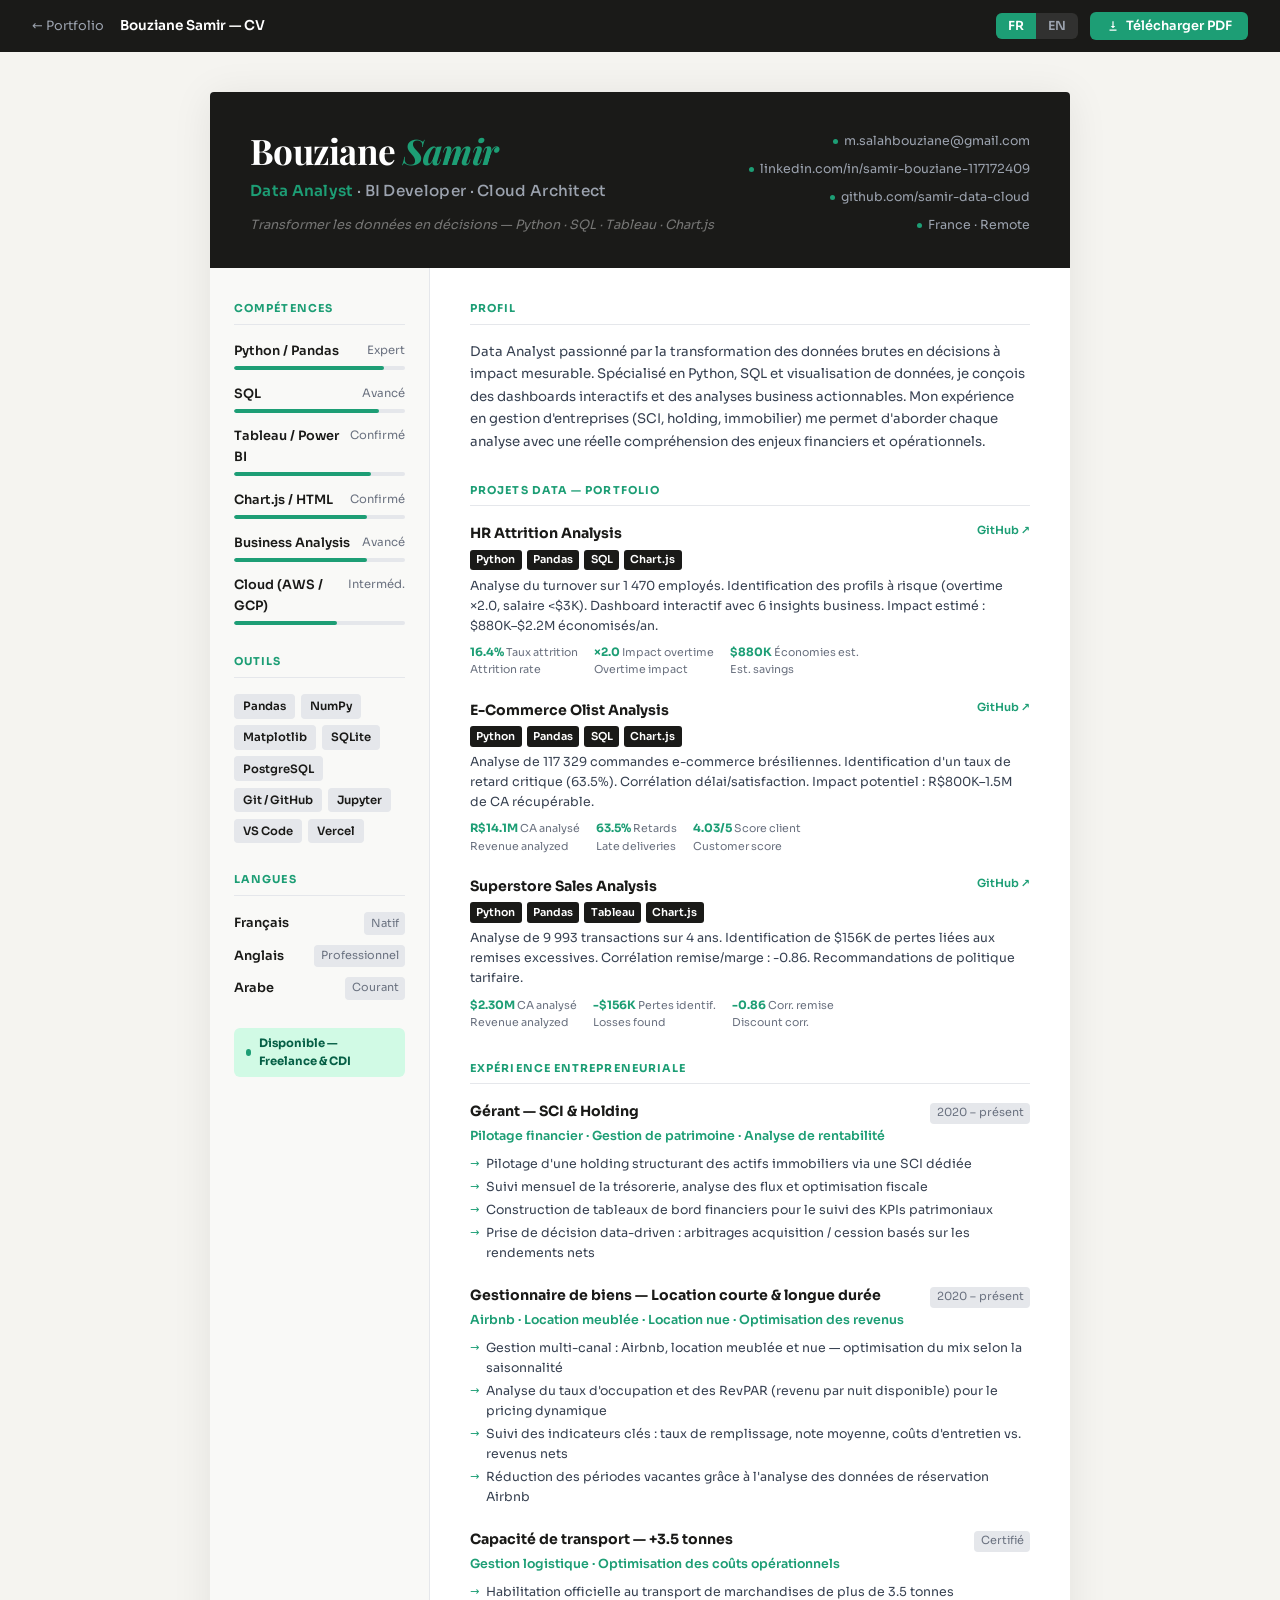
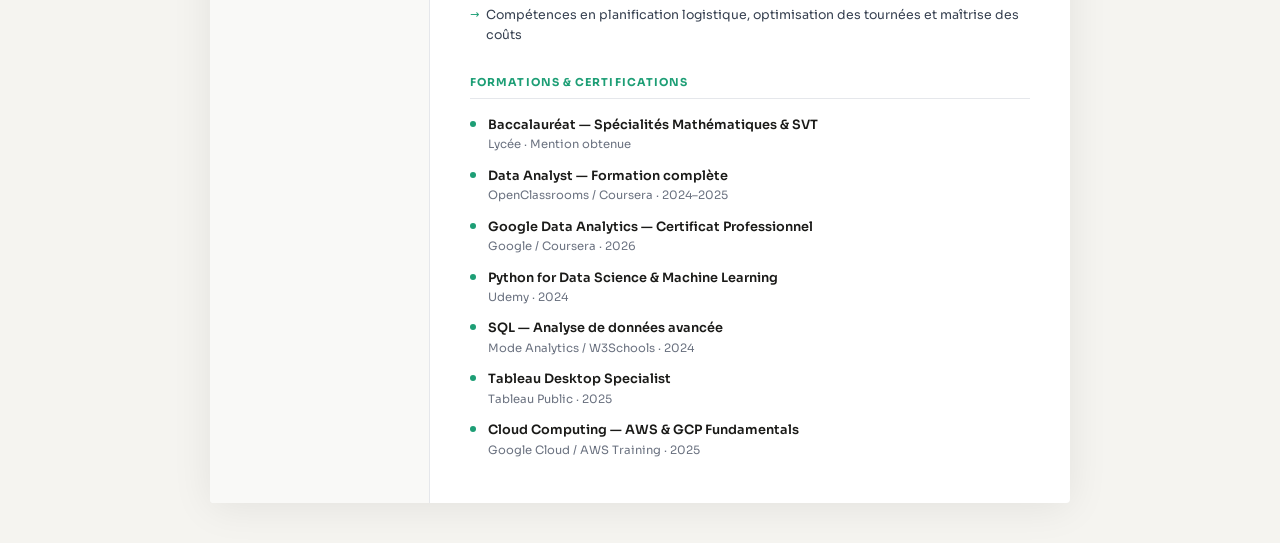
<file: cv.html>
<!DOCTYPE html>
<html lang="fr">
<head>
  <meta charset="UTF-8">
  <meta name="viewport" content="width=device-width, initial-scale=1.0">
  <title>CV — Bouziane Samir · Data Analyst & BI Developer</title>
  <link rel="preconnect" href="https://fonts.googleapis.com">
  <link href="https://fonts.googleapis.com/css2?family=Sora:wght@300;400;500;600;700&family=Playfair+Display:ital,wght@0,700;1,400&display=swap" rel="stylesheet">
  <style>
    *, *::before, *::after { box-sizing: border-box; margin: 0; padding: 0; }

    :root {
      --dark:  #1a1a18;
      --green: #1D9E75;
      --bg:    #f5f4f0;
      --white: #ffffff;
      --muted: #6b7280;
      --border:#e5e7eb;
    }

    body {
      font-family: 'Sora', system-ui, sans-serif;
      background: var(--bg);
      color: var(--dark);
      font-size: 14px;
      line-height: 1.6;
    }

    /* ── Toolbar ── */
    .toolbar {
      position: fixed;
      top: 0; left: 0; right: 0;
      height: 52px;
      background: var(--dark);
      display: flex;
      align-items: center;
      justify-content: space-between;
      padding: 0 2rem;
      z-index: 100;
      gap: 1rem;
    }
    .toolbar-left { display: flex; align-items: center; gap: 1rem; }
    .toolbar a.back {
      color: #9ca3af;
      text-decoration: none;
      font-size: .8rem;
      display: flex;
      align-items: center;
      gap: .4rem;
      transition: color .2s;
    }
    .toolbar a.back:hover { color: var(--green); }
    .toolbar-title { color: #fff; font-size: .85rem; font-weight: 600; }

    .toolbar-right { display: flex; align-items: center; gap: .75rem; }

    .lang-toggle {
      display: flex;
      background: rgba(255,255,255,.1);
      border-radius: 6px;
      overflow: hidden;
    }
    .lang-btn {
      padding: .3rem .75rem;
      font-size: .78rem;
      font-weight: 600;
      cursor: pointer;
      border: none;
      background: transparent;
      color: #9ca3af;
      font-family: 'Sora', sans-serif;
      transition: all .2s;
    }
    .lang-btn.active { background: var(--green); color: #fff; }

    .pdf-btn {
      display: flex;
      align-items: center;
      gap: .4rem;
      background: var(--green);
      color: #fff;
      border: none;
      border-radius: 6px;
      padding: .35rem 1rem;
      font-size: .8rem;
      font-weight: 600;
      cursor: pointer;
      font-family: 'Sora', sans-serif;
      transition: opacity .2s;
    }
    .pdf-btn:hover { opacity: .85; }

    /* ── Page wrapper ── */
    .page-wrap {
      margin-top: 52px;
      padding: 2.5rem 1.5rem;
      display: flex;
      justify-content: center;
    }

    /* ── CV Sheet ── */
    .cv {
      width: 100%;
      max-width: 860px;
      background: var(--white);
      box-shadow: 0 4px 40px rgba(0,0,0,.08);
      border-radius: 4px;
      overflow: hidden;
    }

    /* ── Header ── */
    .cv-header {
      background: var(--dark);
      padding: 2.5rem 2.5rem 2rem;
      display: grid;
      grid-template-columns: 1fr auto;
      gap: 2rem;
      align-items: start;
    }
    .cv-name {
      font-family: 'Playfair Display', serif;
      font-size: 2.2rem;
      font-weight: 700;
      color: #fff;
      line-height: 1.1;
      letter-spacing: -.02em;
    }
    .cv-name em { color: var(--green); font-style: italic; }
    .cv-title {
      font-size: .95rem;
      font-weight: 500;
      color: #9ca3af;
      margin-top: .5rem;
      letter-spacing: .02em;
    }
    .cv-title strong { color: var(--green); font-weight: 600; }
    .cv-tagline {
      font-size: .8rem;
      color: rgba(255,255,255,.4);
      margin-top: .75rem;
      font-style: italic;
    }

    .cv-contacts {
      display: flex;
      flex-direction: column;
      gap: .5rem;
      text-align: right;
    }
    .cv-contacts a, .cv-contacts span {
      font-size: .78rem;
      color: #9ca3af;
      text-decoration: none;
      display: flex;
      align-items: center;
      justify-content: flex-end;
      gap: .4rem;
      transition: color .2s;
    }
    .cv-contacts a:hover { color: var(--green); }
    .cv-contacts .dot {
      width: 5px; height: 5px;
      border-radius: 50%;
      background: var(--green);
      display: inline-block;
      flex-shrink: 0;
    }

    /* ── Body ── */
    .cv-body {
      display: grid;
      grid-template-columns: 220px 1fr;
    }

    /* ── Sidebar ── */
    .cv-sidebar {
      background: #f9f9f7;
      border-right: 1px solid var(--border);
      padding: 2rem 1.5rem;
    }

    /* ── Main ── */
    .cv-main {
      padding: 2rem 2.5rem;
    }

    /* ── Sections ── */
    .cv-section { margin-bottom: 1.75rem; }
    .cv-section:last-child { margin-bottom: 0; }

    .section-label {
      font-size: .68rem;
      font-weight: 700;
      text-transform: uppercase;
      letter-spacing: .1em;
      color: var(--green);
      border-bottom: 1px solid var(--border);
      padding-bottom: .4rem;
      margin-bottom: 1rem;
    }

    /* Skills */
    .skill-item { margin-bottom: .85rem; }
    .skill-name {
      font-size: .8rem;
      font-weight: 600;
      color: var(--dark);
      display: flex;
      justify-content: space-between;
      margin-bottom: .3rem;
    }
    .skill-name span { color: var(--muted); font-weight: 400; font-size: .72rem; }
    .skill-bar {
      height: 4px;
      background: var(--border);
      border-radius: 2px;
      overflow: hidden;
    }
    .skill-fill {
      height: 100%;
      background: var(--green);
      border-radius: 2px;
    }

    /* Tags */
    .tag-list { display: flex; flex-wrap: wrap; gap: .4rem; }
    .tag-item {
      font-size: .72rem;
      font-weight: 600;
      background: var(--border);
      color: var(--dark);
      padding: .2rem .55rem;
      border-radius: 4px;
    }

    /* Languages */
    .lang-item {
      display: flex;
      justify-content: space-between;
      align-items: center;
      margin-bottom: .6rem;
      font-size: .8rem;
    }
    .lang-item .lang-name { font-weight: 600; }
    .lang-level {
      font-size: .7rem;
      color: var(--muted);
      background: var(--border);
      padding: .15rem .4rem;
      border-radius: 4px;
    }

    /* Profile */
    .profile-text {
      font-size: .83rem;
      color: #374151;
      line-height: 1.7;
    }

    /* Projects */
    .project-item { margin-bottom: 1.25rem; }
    .project-item:last-child { margin-bottom: 0; }
    .proj-header {
      display: flex;
      justify-content: space-between;
      align-items: flex-start;
      gap: 1rem;
      margin-bottom: .3rem;
    }
    .proj-name {
      font-size: .88rem;
      font-weight: 700;
      color: var(--dark);
    }
    .proj-link {
      font-size: .7rem;
      color: var(--green);
      text-decoration: none;
      font-weight: 600;
      white-space: nowrap;
    }
    .proj-link:hover { text-decoration: underline; }
    .proj-stack {
      display: flex;
      flex-wrap: wrap;
      gap: .3rem;
      margin-bottom: .4rem;
    }
    .proj-tech {
      font-size: .68rem;
      font-weight: 600;
      background: var(--dark);
      color: #fff;
      padding: .1rem .4rem;
      border-radius: 3px;
    }
    .proj-desc {
      font-size: .78rem;
      color: #374151;
      line-height: 1.6;
    }
    .proj-kpis {
      display: flex;
      gap: 1rem;
      margin-top: .4rem;
    }
    .proj-kpi {
      font-size: .72rem;
      font-weight: 700;
      color: var(--green);
    }
    .proj-kpi span { color: var(--muted); font-weight: 400; display: block; font-size: .68rem; }

    /* Certifications */
    .cert-item {
      display: flex;
      gap: .75rem;
      margin-bottom: .75rem;
      align-items: flex-start;
    }
    .cert-dot {
      width: 6px; height: 6px;
      border-radius: 50%;
      background: var(--green);
      margin-top: 6px;
      flex-shrink: 0;
    }
    .cert-body {}
    .cert-name { font-size: .8rem; font-weight: 600; color: var(--dark); }
    .cert-org  { font-size: .72rem; color: var(--muted); }

    /* Experience entrepreneuriale */
    .exp-item { margin-bottom: 1.25rem; }
    .exp-item:last-child { margin-bottom: 0; }
    .exp-header {
      display: flex;
      justify-content: space-between;
      align-items: baseline;
      gap: 1rem;
      margin-bottom: .2rem;
    }
    .exp-title { font-size: .88rem; font-weight: 700; color: var(--dark); }
    .exp-period {
      font-size: .7rem;
      color: var(--muted);
      white-space: nowrap;
      background: var(--border);
      padding: .1rem .4rem;
      border-radius: 4px;
    }
    .exp-role { font-size: .78rem; color: var(--green); font-weight: 600; margin-bottom: .5rem; }
    .exp-bullets { list-style: none; padding: 0; }
    .exp-bullets li {
      font-size: .78rem;
      color: #374151;
      line-height: 1.6;
      padding-left: 1rem;
      position: relative;
      margin-bottom: .2rem;
    }
    .exp-bullets li::before {
      content: '→';
      position: absolute;
      left: 0;
      color: var(--green);
      font-size: .7rem;
    }

    /* Availability badge */
    .avail-badge {
      display: flex;
      align-items: center;
      gap: .5rem;
      background: #d1fae5;
      color: #065f46;
      font-size: .72rem;
      font-weight: 700;
      padding: .4rem .75rem;
      border-radius: 6px;
      margin-top: 1rem;
    }
    .avail-dot {
      width: 7px; height: 7px;
      border-radius: 50%;
      background: var(--green);
      animation: pulse 2s infinite;
    }
    @keyframes pulse {
      0%,100% { opacity: 1; }
      50%      { opacity: .3; }
    }

    /* ── Print ── */
    @media print {
      .toolbar { display: none !important; }
      .page-wrap { margin-top: 0; padding: 0; }
      .cv { box-shadow: none; border-radius: 0; max-width: 100%; }
      body { background: #fff; }
      @page { margin: 0; size: A4; }
    }

    /* ── i18n ── */
    [data-fr], [data-en] { display: none; }
    body.lang-fr [data-fr] { display: revert; }
    body.lang-en [data-en] { display: revert; }
  </style>
</head>

<body class="lang-fr">

<!-- TOOLBAR -->
<div class="toolbar">
  <div class="toolbar-left">
    <a href="index.html" class="back">← Portfolio</a>
    <span class="toolbar-title">Bouziane Samir — CV</span>
  </div>
  <div class="toolbar-right">
    <div class="lang-toggle">
      <button class="lang-btn active" onclick="setLang('fr')">FR</button>
      <button class="lang-btn" onclick="setLang('en')">EN</button>
    </div>
    <button class="pdf-btn" onclick="window.print()">
      <svg width="14" height="14" fill="none" viewBox="0 0 24 24">
        <path d="M12 16l-4-4h3V4h2v8h3l-4 4zm-6 2h12v2H6v-2z" fill="currentColor"/>
      </svg>
      <span data-fr>Télécharger PDF</span>
      <span data-en>Download PDF</span>
    </button>
  </div>
</div>

<div class="page-wrap">
<div class="cv">

  <!-- HEADER -->
  <div class="cv-header">
    <div>
      <div class="cv-name">Bouziane <em>Samir</em></div>
      <div class="cv-title">
        <strong data-fr>Data Analyst</strong>
        <strong data-en>Data Analyst</strong>
        <span data-fr> · BI Developer · Cloud Architect</span>
        <span data-en> · BI Developer · Cloud Architect</span>
      </div>
      <div class="cv-tagline">
        <span data-fr>Transformer les données en décisions — Python · SQL · Tableau · Chart.js</span>
        <span data-en>Turning data into decisions — Python · SQL · Tableau · Chart.js</span>
      </div>
    </div>
    <div class="cv-contacts">
      <a href="mailto:m.salahbouziane@gmail.com"><span class="dot"></span>m.salahbouziane@gmail.com</a>
      <a href="https://linkedin.com/in/samir-bouziane-117172409" target="_blank"><span class="dot"></span>linkedin.com/in/samir-bouziane-117172409</a>
      <a href="https://github.com/samir-data-cloud" target="_blank"><span class="dot"></span>github.com/samir-data-cloud</a>
      <span><span class="dot"></span>France · Remote</span>
    </div>
  </div>

  <!-- BODY -->
  <div class="cv-body">

    <!-- SIDEBAR -->
    <aside class="cv-sidebar">

      <!-- Compétences techniques -->
      <div class="cv-section">
        <div class="section-label" data-fr>Compétences</div>
        <div class="section-label" data-en>Skills</div>

        <div class="skill-item">
          <div class="skill-name">Python / Pandas <span data-fr>Expert</span><span data-en>Expert</span></div>
          <div class="skill-bar"><div class="skill-fill" style="width:88%"></div></div>
        </div>
        <div class="skill-item">
          <div class="skill-name">SQL <span data-fr>Avancé</span><span data-en>Advanced</span></div>
          <div class="skill-bar"><div class="skill-fill" style="width:85%"></div></div>
        </div>
        <div class="skill-item">
          <div class="skill-name">Tableau / Power BI <span data-fr>Confirmé</span><span data-en>Proficient</span></div>
          <div class="skill-bar"><div class="skill-fill" style="width:80%"></div></div>
        </div>
        <div class="skill-item">
          <div class="skill-name">Chart.js / HTML <span data-fr>Confirmé</span><span data-en>Proficient</span></div>
          <div class="skill-bar"><div class="skill-fill" style="width:78%"></div></div>
        </div>
        <div class="skill-item">
          <div class="skill-name">Business Analysis <span data-fr>Avancé</span><span data-en>Advanced</span></div>
          <div class="skill-bar"><div class="skill-fill" style="width:78%"></div></div>
        </div>
        <div class="skill-item">
          <div class="skill-name">Cloud (AWS / GCP) <span data-fr>Interméd.</span><span data-en>Intermediate</span></div>
          <div class="skill-bar"><div class="skill-fill" style="width:60%"></div></div>
        </div>
      </div>

      <!-- Outils -->
      <div class="cv-section">
        <div class="section-label" data-fr>Outils</div>
        <div class="section-label" data-en>Tools</div>
        <div class="tag-list">
          <span class="tag-item">Pandas</span>
          <span class="tag-item">NumPy</span>
          <span class="tag-item">Matplotlib</span>
          <span class="tag-item">SQLite</span>
          <span class="tag-item">PostgreSQL</span>
          <span class="tag-item">Git / GitHub</span>
          <span class="tag-item">Jupyter</span>
          <span class="tag-item">VS Code</span>
          <span class="tag-item">Vercel</span>
        </div>
      </div>

      <!-- Langues -->
      <div class="cv-section">
        <div class="section-label" data-fr>Langues</div>
        <div class="section-label" data-en>Languages</div>
        <div class="lang-item">
          <span class="lang-name" data-fr>Français</span>
          <span class="lang-name" data-en>French</span>
          <span class="lang-level" data-fr>Natif</span>
          <span class="lang-level" data-en>Native</span>
        </div>
        <div class="lang-item">
          <span class="lang-name" data-fr>Anglais</span>
          <span class="lang-name" data-en>English</span>
          <span class="lang-level" data-fr>Professionnel</span>
          <span class="lang-level" data-en>Professional</span>
        </div>
        <div class="lang-item">
          <span class="lang-name" data-fr>Arabe</span>
          <span class="lang-name" data-en>Arabic</span>
          <span class="lang-level" data-fr>Courant</span>
          <span class="lang-level" data-en>Fluent</span>
        </div>
      </div>

      <!-- Disponibilité -->
      <div class="avail-badge">
        <span class="avail-dot"></span>
        <span data-fr>Disponible — Freelance &amp; CDI</span>
        <span data-en>Available — Freelance &amp; Full-time</span>
      </div>

    </aside>

    <!-- MAIN -->
    <main class="cv-main">

      <!-- Profil -->
      <div class="cv-section">
        <div class="section-label" data-fr>Profil</div>
        <div class="section-label" data-en>Profile</div>
        <p class="profile-text" data-fr>
          Data Analyst passionné par la transformation des données brutes en décisions à impact mesurable.
          Spécialisé en Python, SQL et visualisation de données, je conçois des dashboards interactifs et des analyses
          business actionnables. Mon expérience en gestion d'entreprises (SCI, holding, immobilier) me permet
          d'aborder chaque analyse avec une réelle compréhension des enjeux financiers et opérationnels.
        </p>
        <p class="profile-text" data-en>
          Data Analyst passionate about turning raw data into measurable business decisions.
          Specialized in Python, SQL and data visualization, I build interactive dashboards and actionable analyses.
          My background running companies (SCI, holding, real estate) gives me a genuine understanding
          of financial and operational challenges — I don't just analyze data, I understand what's at stake.
        </p>
      </div>

      <!-- Projets -->
      <div class="cv-section">
        <div class="section-label" data-fr>Projets Data — Portfolio</div>
        <div class="section-label" data-en>Data Projects — Portfolio</div>

        <!-- HR Attrition -->
        <div class="project-item">
          <div class="proj-header">
            <div class="proj-name">HR Attrition Analysis</div>
            <a href="https://github.com/samir-data-cloud/hr-attrition-analysis" target="_blank" class="proj-link">GitHub ↗</a>
          </div>
          <div class="proj-stack">
            <span class="proj-tech">Python</span>
            <span class="proj-tech">Pandas</span>
            <span class="proj-tech">SQL</span>
            <span class="proj-tech">Chart.js</span>
          </div>
          <p class="proj-desc" data-fr>
            Analyse du turnover sur 1 470 employés. Identification des profils à risque (overtime ×2.0, salaire &lt;$3K).
            Dashboard interactif avec 6 insights business. Impact estimé : $880K–$2.2M économisés/an.
          </p>
          <p class="proj-desc" data-en>
            Attrition analysis on 1,470 employees. Identified high-risk profiles (overtime ×2.0, salary &lt;$3K).
            Interactive dashboard with 6 business insights. Estimated impact: $880K–$2.2M saved/year.
          </p>
          <div class="proj-kpis">
            <div class="proj-kpi">16.4% <span data-fr>Taux attrition</span><span data-en>Attrition rate</span></div>
            <div class="proj-kpi">×2.0 <span data-fr>Impact overtime</span><span data-en>Overtime impact</span></div>
            <div class="proj-kpi">$880K <span data-fr>Économies est.</span><span data-en>Est. savings</span></div>
          </div>
        </div>

        <!-- E-Commerce Olist -->
        <div class="project-item">
          <div class="proj-header">
            <div class="proj-name">E-Commerce Olist Analysis</div>
            <a href="https://github.com/samir-data-cloud/ecommerce-data-analysis" target="_blank" class="proj-link">GitHub ↗</a>
          </div>
          <div class="proj-stack">
            <span class="proj-tech">Python</span>
            <span class="proj-tech">Pandas</span>
            <span class="proj-tech">SQL</span>
            <span class="proj-tech">Chart.js</span>
          </div>
          <p class="proj-desc" data-fr>
            Analyse de 117 329 commandes e-commerce brésiliennes. Identification d'un taux de retard critique (63.5%).
            Corrélation délai/satisfaction. Impact potentiel : R$800K–1.5M de CA récupérable.
          </p>
          <p class="proj-desc" data-en>
            Analysis of 117,329 Brazilian e-commerce orders. Identified a critical delay rate (63.5%).
            Delivery time vs satisfaction correlation. Potential impact: R$800K–1.5M recoverable revenue.
          </p>
          <div class="proj-kpis">
            <div class="proj-kpi">R$14.1M <span data-fr>CA analysé</span><span data-en>Revenue analyzed</span></div>
            <div class="proj-kpi">63.5% <span data-fr>Retards</span><span data-en>Late deliveries</span></div>
            <div class="proj-kpi">4.03/5 <span data-fr>Score client</span><span data-en>Customer score</span></div>
          </div>
        </div>

        <!-- Superstore -->
        <div class="project-item">
          <div class="proj-header">
            <div class="proj-name">Superstore Sales Analysis</div>
            <a href="https://github.com/samir-data-cloud" target="_blank" class="proj-link">GitHub ↗</a>
          </div>
          <div class="proj-stack">
            <span class="proj-tech">Python</span>
            <span class="proj-tech">Pandas</span>
            <span class="proj-tech">Tableau</span>
            <span class="proj-tech">Chart.js</span>
          </div>
          <p class="proj-desc" data-fr>
            Analyse de 9 993 transactions sur 4 ans. Identification de $156K de pertes liées aux remises excessives.
            Corrélation remise/marge : -0.86. Recommandations de politique tarifaire.
          </p>
          <p class="proj-desc" data-en>
            Analysis of 9,993 transactions over 4 years. Identified $156K in losses from excessive discounts.
            Discount/margin correlation: -0.86. Pricing policy recommendations.
          </p>
          <div class="proj-kpis">
            <div class="proj-kpi">$2.30M <span data-fr>CA analysé</span><span data-en>Revenue analyzed</span></div>
            <div class="proj-kpi">-$156K <span data-fr>Pertes identif.</span><span data-en>Losses found</span></div>
            <div class="proj-kpi">-0.86 <span data-fr>Corr. remise</span><span data-en>Discount corr.</span></div>
          </div>
        </div>
      </div>

      <!-- Expérience entrepreneuriale -->
      <div class="cv-section">
        <div class="section-label" data-fr>Expérience entrepreneuriale</div>
        <div class="section-label" data-en>Entrepreneurial Experience</div>

        <!-- SCI + Holding -->
        <div class="exp-item">
          <div class="exp-header">
            <div class="exp-title" data-fr>Gérant — SCI &amp; Holding</div>
            <div class="exp-title" data-en>Director — SCI &amp; Holding Company</div>
            <span class="exp-period">2020 – présent</span>
          </div>
          <div class="exp-role" data-fr>Pilotage financier · Gestion de patrimoine · Analyse de rentabilité</div>
          <div class="exp-role" data-en>Financial steering · Asset management · Profitability analysis</div>
          <ul class="exp-bullets" data-fr>
            <li>Pilotage d'une holding structurant des actifs immobiliers via une SCI dédiée</li>
            <li>Suivi mensuel de la trésorerie, analyse des flux et optimisation fiscale</li>
            <li>Construction de tableaux de bord financiers pour le suivi des KPIs patrimoniaux</li>
            <li>Prise de décision data-driven : arbitrages acquisition / cession basés sur les rendements nets</li>
          </ul>
          <ul class="exp-bullets" data-en>
            <li>Running a holding company structuring real estate assets through a dedicated SCI</li>
            <li>Monthly cash flow tracking, flux analysis and tax optimization</li>
            <li>Built financial dashboards to monitor asset KPIs and portfolio performance</li>
            <li>Data-driven decision making: buy/sell arbitrage based on net yield analysis</li>
          </ul>
        </div>

        <!-- Immobilier Airbnb -->
        <div class="exp-item">
          <div class="exp-header">
            <div class="exp-title" data-fr>Gestionnaire de biens — Location courte &amp; longue durée</div>
            <div class="exp-title" data-en>Property Manager — Short &amp; Long-term Rental</div>
            <span class="exp-period">2020 – présent</span>
          </div>
          <div class="exp-role" data-fr>Airbnb · Location meublée · Location nue · Optimisation des revenus</div>
          <div class="exp-role" data-en>Airbnb · Furnished rental · Unfurnished rental · Revenue optimization</div>
          <ul class="exp-bullets" data-fr>
            <li>Gestion multi-canal : Airbnb, location meublée et nue — optimisation du mix selon la saisonnalité</li>
            <li>Analyse du taux d'occupation et des RevPAR (revenu par nuit disponible) pour le pricing dynamique</li>
            <li>Suivi des indicateurs clés : taux de remplissage, note moyenne, coûts d'entretien vs. revenus nets</li>
            <li>Réduction des périodes vacantes grâce à l'analyse des données de réservation Airbnb</li>
          </ul>
          <ul class="exp-bullets" data-en>
            <li>Multi-channel management: Airbnb, furnished &amp; unfurnished rental — mix optimized by seasonality</li>
            <li>Occupancy rate and RevPAR analysis to drive dynamic pricing decisions</li>
            <li>Tracked key metrics: fill rate, average rating, maintenance costs vs. net revenue</li>
            <li>Reduced vacancy periods through Airbnb booking data analysis</li>
          </ul>
        </div>

        <!-- Transport -->
        <div class="exp-item">
          <div class="exp-header">
            <div class="exp-title" data-fr>Capacité de transport — +3.5 tonnes</div>
            <div class="exp-title" data-en>Transport Operator Licence — +3.5 tonnes</div>
            <span class="exp-period" data-fr>Certifié</span>
            <span class="exp-period" data-en>Certified</span>
          </div>
          <div class="exp-role" data-fr>Gestion logistique · Optimisation des coûts opérationnels</div>
          <div class="exp-role" data-en>Logistics management · Operational cost optimization</div>
          <ul class="exp-bullets" data-fr>
            <li>Habilitation officielle au transport de marchandises de plus de 3.5 tonnes</li>
            <li>Compétences en planification logistique, optimisation des tournées et maîtrise des coûts</li>
          </ul>
          <ul class="exp-bullets" data-en>
            <li>Official licence for goods transport over 3.5 tonnes</li>
            <li>Logistics planning, route optimization and cost control skills</li>
          </ul>
        </div>
      </div>

      <!-- Formations & Certifications -->
      <div class="cv-section">
        <div class="section-label" data-fr>Formations &amp; Certifications</div>
        <div class="section-label" data-en>Training &amp; Certifications</div>

        <div class="cert-item">
          <span class="cert-dot"></span>
          <div class="cert-body">
            <div class="cert-name" data-fr>Baccalauréat — Spécialités Mathématiques &amp; SVT</div>
            <div class="cert-name" data-en>French Baccalauréat — Mathematics &amp; Life Sciences</div>
            <div class="cert-org" data-fr>Lycée · Mention obtenue</div>
            <div class="cert-org" data-en>High School · With honours</div>
          </div>
        </div>
        <div class="cert-item">
          <span class="cert-dot"></span>
          <div class="cert-body">
            <div class="cert-name" data-fr>Data Analyst — Formation complète</div>
            <div class="cert-name" data-en>Data Analyst — Full Training</div>
            <div class="cert-org">OpenClassrooms / Coursera · 2024–2025</div>
          </div>
        </div>
        <div class="cert-item">
          <span class="cert-dot"></span>
          <div class="cert-body">
            <div class="cert-name" data-fr>Google Data Analytics — Certificat Professionnel</div>
            <div class="cert-name" data-en>Google Data Analytics — Professional Certificate</div>
            <div class="cert-org">Google / Coursera · 2026</div>
          </div>
        </div>
        <div class="cert-item">
          <span class="cert-dot"></span>
          <div class="cert-body">
            <div class="cert-name" data-fr>Python for Data Science &amp; Machine Learning</div>
            <div class="cert-name" data-en>Python for Data Science &amp; Machine Learning</div>
            <div class="cert-org">Udemy · 2024</div>
          </div>
        </div>
        <div class="cert-item">
          <span class="cert-dot"></span>
          <div class="cert-body">
            <div class="cert-name" data-fr>SQL — Analyse de données avancée</div>
            <div class="cert-name" data-en>SQL — Advanced Data Analysis</div>
            <div class="cert-org">Mode Analytics / W3Schools · 2024</div>
          </div>
        </div>
        <div class="cert-item">
          <span class="cert-dot"></span>
          <div class="cert-body">
            <div class="cert-name" data-fr>Tableau Desktop Specialist</div>
            <div class="cert-name" data-en>Tableau Desktop Specialist</div>
            <div class="cert-org">Tableau Public · 2025</div>
          </div>
        </div>
        <div class="cert-item">
          <span class="cert-dot"></span>
          <div class="cert-body">
            <div class="cert-name" data-fr>Cloud Computing — AWS &amp; GCP Fundamentals</div>
            <div class="cert-name" data-en>Cloud Computing — AWS &amp; GCP Fundamentals</div>
            <div class="cert-org">Google Cloud / AWS Training · 2025</div>
          </div>
        </div>
      </div>

    </main>
  </div><!-- /cv-body -->

</div><!-- /cv -->
</div><!-- /page-wrap -->

<script>
  function setLang(lang) {
    document.body.className = 'lang-' + lang;
    document.querySelectorAll('.lang-btn').forEach(btn => {
      btn.classList.toggle('active', btn.textContent.trim().toLowerCase() === lang);
    });
  }
</script>

</body>
</html>
</file>
<file: style.css>
*,*::before,*::after{box-sizing:border-box;margin:0;padding:0}
html{scroll-behavior:smooth}
body{background:#f5f4f0;color:#1a1a18;font-family:'Sora',sans-serif;font-weight:300;line-height:1.7;overflow-x:hidden}
a{color:inherit;text-decoration:none}

/* NAV */
#nav{position:fixed;top:0;left:0;right:0;z-index:100;display:flex;align-items:center;justify-content:space-between;padding:1.5rem 3rem;transition:all .3s ease}
#nav.scrolled{background:rgba(245,244,240,.95);backdrop-filter:blur(14px);padding:1rem 3rem;border-bottom:1px solid rgba(0,0,0,.06)}
.nav-logo{font-family:'Playfair Display',serif;font-size:1.4rem;font-weight:700;letter-spacing:-.02em}
.nav-logo span{color:#1D9E75}
.nav-links{display:flex;gap:2.5rem;list-style:none;align-items:center}
.nav-links a{font-size:.84rem;color:#666;transition:color .2s}
.nav-links a:hover{color:#1a1a18}
.nav-cta{background:#1a1a18!important;color:#f5f4f0!important;padding:.45rem 1.2rem;border-radius:100px;font-size:.8rem!important;font-weight:500!important}
.nav-cta:hover{opacity:.8!important}

/* HERO */
.hero{min-height:100vh;display:flex;align-items:center;padding:6rem 3rem 4rem;position:relative;overflow:hidden;background:#f5f4f0}
.hero-watermark{position:absolute;font-family:'Playfair Display',serif;font-size:20vw;font-weight:700;color:rgba(0,0,0,.035);bottom:-1vw;left:-1vw;pointer-events:none;line-height:1;letter-spacing:-.04em;user-select:none;z-index:0}
.hero-inner{max-width:1140px;margin:0 auto;width:100%;display:grid;grid-template-columns:1fr auto;gap:5rem;align-items:center;position:relative;z-index:1}
.hero-left{display:flex;flex-direction:column;gap:0}
.hero-top-row{display:flex;justify-content:space-between;align-items:center;margin-bottom:2rem}
.hero-tag{display:inline-flex;align-items:center;gap:.5rem;font-size:.75rem;color:#888;letter-spacing:.06em;text-transform:uppercase}
.tag-dot{width:7px;height:7px;border-radius:50%;background:#1D9E75;animation:blink 2s infinite;flex-shrink:0}
@keyframes blink{0%,100%{opacity:1}50%{opacity:.3}}
.hero-year{font-size:.8rem;color:#bbb;font-weight:300}
.hero-title{font-family:'Playfair Display',serif;font-size:clamp(3.5rem,7vw,6.5rem);font-weight:400;line-height:.95;letter-spacing:-.03em;margin-bottom:.75rem}
.hero-title em{font-style:italic;color:#1D9E75}
.hero-role{font-size:.9rem;color:#888;font-weight:300;margin-bottom:2.5rem;letter-spacing:.01em}
.hero-stats-row{display:flex;gap:2.5rem;margin-bottom:2.5rem;padding:1.5rem 0;border-top:1px solid rgba(0,0,0,.07);border-bottom:1px solid rgba(0,0,0,.07)}
.hstat-n{display:block;font-size:1.6rem;font-weight:600;letter-spacing:-.03em;line-height:1}
.hstat-l{font-size:.7rem;color:#aaa;display:block;margin-top:.2rem}
.hero-actions{display:flex;gap:.875rem;margin-bottom:2.5rem}
.btn{display:inline-flex;align-items:center;gap:.5rem;padding:.7rem 1.6rem;border-radius:100px;font-size:.83rem;font-weight:500;transition:all .25s;cursor:pointer;border:none;font-family:'Sora',sans-serif}
.btn-dark{background:#1a1a18;color:#f5f4f0}
.btn-dark:hover{background:#333;transform:translateY(-2px)}
.btn-outline{background:transparent;color:#1a1a18;border:1.5px solid rgba(0,0,0,.18)}
.btn-outline:hover{border-color:#1a1a18;transform:translateY(-2px)}
.btn-cv{background:transparent;color:#1D9E75;border:1.5px solid #1D9E75;font-weight:600}
.btn-cv:hover{background:#1D9E75;color:#fff;transform:translateY(-2px)}
.hero-scroll{font-size:.72rem;color:#bbb;letter-spacing:.06em}

/* HERO PHOTO */
.hero-photo-wrap{position:relative;flex-shrink:0}
.hero-photo-card{position:relative;width:320px;border-radius:20px;overflow:hidden;cursor:pointer}
.hero-photo-card img{width:100%;height:440px;object-fit:cover;object-position:center 20%;display:block;filter:grayscale(100%) contrast(1.08);transition:filter .4s ease}
.hero-photo-card:hover img{filter:grayscale(60%) contrast(1.05)}
.photo-overlay{position:absolute;inset:0;background:rgba(0,0,0,0);transition:background .3s;display:flex;align-items:flex-start;justify-content:flex-end;padding:1rem}
.hero-photo-card:hover .photo-overlay{background:rgba(0,0,0,.12)}
.photo-arrow{width:40px;height:40px;border-radius:50%;background:#fff;color:#1a1a18;display:flex;align-items:center;justify-content:center;font-size:1rem;opacity:0;transform:scale(.8);transition:all .3s;font-weight:500}
.hero-photo-card:hover .photo-arrow{opacity:1;transform:scale(1)}
.hero-photo-tag{position:absolute;bottom:-12px;left:50%;transform:translateX(-50%);background:#1a1a18;color:#f5f4f0;font-size:.72rem;letter-spacing:.08em;text-transform:uppercase;padding:.35rem 1rem;border-radius:100px;white-space:nowrap}

/* SECTIONS */
.section{padding:7rem 3rem}
.container{max-width:1140px;margin:0 auto}
.pill{display:inline-flex;align-items:center;gap:.4rem;background:#fff;border:1px solid rgba(0,0,0,.08);border-radius:100px;padding:.28rem .875rem;font-size:.72rem;color:#888;letter-spacing:.04em;margin-bottom:1.25rem}
.pill-dot{width:6px;height:6px;border-radius:50%;background:#1a1a18}
.s-title{font-family:'Playfair Display',serif;font-size:clamp(2.2rem,4.5vw,3.75rem);font-weight:400;letter-spacing:-.025em;line-height:1.05}
.s-title em{font-style:italic;color:#1D9E75}
.center{text-align:center}

/* ABOUT */
.about{background:#fff}
.about-grid{display:grid;grid-template-columns:340px 1fr;gap:5rem;align-items:stretch}
.about-photo-col{position:sticky;top:6rem;align-self:stretch}
.about-photo-card{position:relative;border-radius:20px;overflow:hidden;cursor:pointer;height:100%;min-height:520px}
.about-photo-card img{width:100%;height:100%;object-fit:cover;object-position:center 20%;display:block;transition:filter .35s}
.about-photo-card:hover img{filter:brightness(.92)}
.about-photo-arrow{position:absolute;top:.875rem;right:.875rem;width:36px;height:36px;border-radius:50%;background:#fff;color:#1a1a18;display:flex;align-items:center;justify-content:center;font-size:.9rem;opacity:0;transform:scale(.8);transition:all .3s}
.about-photo-card:hover .about-photo-arrow{opacity:1;transform:scale(1)}
.about-right-col{}
.about-p{font-size:.92rem;color:#555;margin-top:1.25rem;line-height:1.85}
.about-bullets{margin-top:2rem;display:flex;flex-direction:column;gap:1rem}
.ab{display:flex;gap:.875rem;align-items:flex-start}
.ab-plus{width:24px;height:24px;border-radius:50%;background:#1a1a18;color:#fff;display:flex;align-items:center;justify-content:center;font-size:.9rem;flex-shrink:0;margin-top:.2rem}
.ab p{font-size:.85rem;color:#666;line-height:1.6}
.process-list{display:flex;flex-direction:column}
.pi{display:flex;gap:1rem;align-items:flex-start;padding:1rem 0;border-bottom:1px solid rgba(0,0,0,.06)}
.pi:first-child{border-top:1px solid rgba(0,0,0,.06)}
.pn{font-size:.7rem;color:#ccc;min-width:22px;padding-top:.15rem;letter-spacing:.04em}
.pi strong{display:block;font-size:.88rem;font-weight:500;margin-bottom:.15rem}
.pi p{font-size:.78rem;color:#999}

/* SKILLS */
.skills{background:#f5f4f0}
.skills-intro{display:grid;grid-template-columns:1fr 1fr;gap:4rem;align-items:end;margin-bottom:3.5rem}
.skills-desc{font-size:.9rem;color:#666;max-width:400px;margin-top:1rem}
.skills-grid{display:grid;grid-template-columns:repeat(3,1fr);gap:1px;background:rgba(0,0,0,.07);border-radius:20px;overflow:hidden}
.skill-card{background:#fff;padding:2rem;transition:background .25s}
.skill-card:hover{background:#fafaf8}
.sk-icon{width:42px;height:42px;background:#f5f4f0;border-radius:10px;display:flex;align-items:center;justify-content:center;margin-bottom:1.25rem;color:#1a1a18}
.skill-card h3{font-size:.92rem;font-weight:500;margin-bottom:.4rem}
.skill-card p{font-size:.78rem;color:#888;line-height:1.6}
.sk-bar{height:3px;background:#f0efeb;border-radius:10px;overflow:hidden;margin-top:1.25rem}
.sk-fill{height:100%;background:#1D9E75;border-radius:10px;transition:width 1.2s cubic-bezier(.4,0,.2,1)}
.sk-lvl{font-size:.7rem;color:#bbb;margin-top:.4rem;display:block}

/* PROJECTS */
.projects{background:#fff}
.projects-hdr{display:flex;justify-content:space-between;align-items:flex-end;margin-bottom:3.5rem}
.view-more{font-size:.8rem;color:#aaa;display:flex;align-items:center;gap:.3rem;transition:color .2s}
.view-more:hover{color:#1a1a18}
.tag{font-size:.7rem;background:#f5f4f0;border:1px solid rgba(0,0,0,.07);padding:.2rem .65rem;border-radius:100px;color:#666}
.proj-featured{display:grid;grid-template-columns:1fr 1fr;border-radius:24px;overflow:hidden;margin-bottom:1.5rem;background:#f5f4f0}
.proj-info{padding:3rem}
.proj-tags{display:flex;gap:.4rem;flex-wrap:wrap;margin-bottom:1.25rem}
.proj-title{font-family:'Playfair Display',serif;font-size:2.1rem;font-weight:400;letter-spacing:-.02em;line-height:1.15;margin-bottom:.875rem}
.proj-desc{font-size:.85rem;color:#666;line-height:1.7;margin-bottom:1.75rem}
.proj-kpis{display:flex;gap:1.5rem;padding:1.25rem 0;border-top:1px solid rgba(0,0,0,.07);border-bottom:1px solid rgba(0,0,0,.07);margin-bottom:1.5rem}
.kpi-n{display:block;font-size:1.35rem;font-weight:600;letter-spacing:-.02em;line-height:1}
.kpi-n.red{color:#E24B4A}.kpi-n.green{color:#1D9E75}
.kpi-l{font-size:.68rem;color:#aaa;display:block;margin-top:.2rem}
.stack-row{display:flex;gap:.4rem;flex-wrap:wrap;margin-bottom:1.5rem}
.stk{font-size:.68rem;background:#1a1a18;color:#f5f4f0;padding:.2rem .65rem;border-radius:100px}
.arrow-btn{display:inline-flex;align-items:center;justify-content:center;width:44px;height:44px;border-radius:50%;background:#1a1a18;color:#f5f4f0;font-size:1.1rem;transition:all .25s}
.arrow-btn:hover{background:#1D9E75;transform:scale(1.08)}
.proj-panel{background:#1a1a18;padding:2.5rem;display:flex;flex-direction:column;justify-content:center;gap:1.25rem}
.panel-dots{display:flex;gap:.4rem}
.panel-dots span{width:8px;height:8px;border-radius:50%;background:rgba(255,255,255,.12)}
.panel-dots span:nth-child(1){background:#E24B4A}
.panel-dots span:nth-child(2){background:#EF9F27}
.panel-dots span:nth-child(3){background:#1D9E75}
.panel-kpis{display:grid;grid-template-columns:1fr 1fr;gap:.75rem}
.pk{background:rgba(255,255,255,.05);border:1px solid rgba(255,255,255,.07);border-radius:10px;padding:.875rem}
.pk-v{font-size:1.25rem;font-weight:600;color:#fff;letter-spacing:-.02em;display:block}
.pk-l{font-size:.65rem;color:rgba(255,255,255,.35);display:block;margin-top:.2rem}
.panel-bars{display:flex;flex-direction:column;gap:.6rem}
.pb-row{display:flex;align-items:center;gap:.75rem;font-size:.68rem;color:rgba(255,255,255,.4)}
.pb-row span:first-child{min-width:70px}
.pb-track{flex:1;height:4px;background:rgba(255,255,255,.07);border-radius:4px;overflow:hidden}
.more-grid{display:grid;grid-template-columns:repeat(3,1fr);gap:1.25rem}
.more-card{background:#f5f4f0;border-radius:20px;overflow:hidden;transition:transform .25s;position:relative;cursor:pointer}
.more-card:hover{transform:translateY(-4px)}
.mc-visual{height:180px;display:flex;align-items:center;justify-content:center}
.mc-coming{display:flex;flex-direction:column;align-items:center;gap:.5rem}
.coming-txt{font-size:.7rem;letter-spacing:.1em;text-transform:uppercase;color:#bbb}
.mc-arrow{position:absolute;top:1rem;right:1rem;width:36px;height:36px;border-radius:50%;background:#1a1a18;color:#fff;display:flex;align-items:center;justify-content:center;font-size:.9rem;opacity:0;transition:opacity .25s}
.more-card:hover .mc-arrow{opacity:1}
.mc-body{padding:1.25rem}
.mc-body h4{font-size:.92rem;font-weight:500;margin-bottom:.3rem}
.mc-body p{font-size:.78rem;color:#888;line-height:1.5}

/* RH PROJECT CARD VISUAL */
.mc-visual-rh{background:#1a1a18;padding:1.25rem;display:flex;align-items:center;justify-content:center}
.mc-visual-ec{background:#0f2027;padding:1.25rem;display:flex;align-items:center;justify-content:center}
.mc-visual-bk{background:#1a0a2e;padding:1.25rem;display:flex;align-items:center;justify-content:center}
.mc-rh-inner{width:100%}
.mc-rh-kpi{display:inline-flex;flex-direction:column;margin-right:1.25rem}
.mc-rh-n{font-size:1.4rem;font-weight:600;color:#fff;letter-spacing:-.03em;line-height:1}
.mc-rh-l{font-size:.58rem;color:rgba(255,255,255,.35);margin-top:.15rem}
.mc-rh-bars{margin-top:1rem;display:flex;flex-direction:column;gap:.4rem}
.mc-rh-bar-row{display:flex;align-items:center;gap:.5rem;font-size:.6rem;color:rgba(255,255,255,.35)}
.mc-rh-bar-row span:first-child{min-width:26px}
.mc-rh-bar-row span:last-child{min-width:30px;text-align:right}
.mc-rh-track{flex:1;height:3px;background:rgba(255,255,255,.08);border-radius:3px;overflow:hidden}
.mc-rh-track div{height:100%;background:#1D9E75;border-radius:3px}

/* TESTIMONIALS */
.testimonials{background:#fff}
.testi-hdr{margin-bottom:3rem}
.testi-carousel{position:relative;overflow:hidden;border-radius:24px}
.testi-track{display:flex;transition:transform .55s cubic-bezier(.4,0,.2,1)}
.testi-card{min-width:100%;background:#f5f4f0;border-radius:24px;padding:3.5rem 4rem;position:relative}
.testi-quote{font-family:'Playfair Display',serif;font-size:6rem;color:rgba(0,0,0,.06);line-height:.7;position:absolute;top:2rem;left:3rem;font-weight:700;pointer-events:none}
.testi-text{font-size:1.05rem;color:#444;line-height:1.85;max-width:720px;margin:0 auto 2.5rem;text-align:center;position:relative;z-index:1;font-weight:300}
.testi-author{display:flex;align-items:center;justify-content:center;gap:1rem}
.testi-avatar{width:46px;height:46px;border-radius:50%;background:#1a1a18;color:#fff;display:flex;align-items:center;justify-content:center;font-size:.78rem;font-weight:600;flex-shrink:0;letter-spacing:.02em}
.testi-info{display:flex;flex-direction:column;gap:.1rem}
.testi-name{font-size:.85rem;font-weight:500;color:#1a1a18}
.testi-company{font-size:.75rem;color:#1D9E75;font-weight:500}
.testi-stars{font-size:.9rem;color:#F59E0B;letter-spacing:.05em}
.testi-btn{position:absolute;top:50%;transform:translateY(-50%);width:42px;height:42px;border-radius:50%;background:#fff;border:1.5px solid rgba(0,0,0,.1);font-size:1.4rem;color:#1a1a18;cursor:pointer;display:flex;align-items:center;justify-content:center;transition:all .2s;z-index:2;line-height:1}
.testi-btn:hover{background:#1a1a18;color:#fff;border-color:#1a1a18}
.testi-prev{left:1rem}
.testi-next{right:1rem}
.testi-dots{display:flex;justify-content:center;gap:.5rem;margin-top:1.5rem}
.testi-dot{width:8px;height:8px;border-radius:50%;background:rgba(0,0,0,.15);cursor:pointer;transition:all .3s}
.testi-dot.active{background:#1D9E75;width:24px;border-radius:4px}

/* CONTACT */
.contact{background:#f5f4f0}
.contact-grid{display:grid;grid-template-columns:1fr 1.2fr;gap:5rem;align-items:start}
.contact-big{font-family:'Playfair Display',serif;font-size:clamp(2.2rem,4vw,3.4rem);font-weight:400;letter-spacing:-.03em;line-height:1.05;margin:1rem 0 1.25rem}
.contact-desc{font-size:.86rem;color:#777;line-height:1.75;margin-bottom:2.5rem}
.contact-links{display:flex;flex-direction:column;gap:.75rem;margin-bottom:2rem}
.clink{display:flex;align-items:center;gap:1rem;background:#fff;border:1px solid rgba(0,0,0,.07);border-radius:14px;padding:.875rem 1.1rem;transition:all .25s;cursor:pointer}
.clink:hover{border-color:#1D9E75;transform:translateY(-2px);box-shadow:0 8px 24px rgba(0,0,0,.07)}
.clink-icon{width:38px;height:38px;border-radius:10px;background:#f5f4f0;display:flex;align-items:center;justify-content:center;flex-shrink:0;color:#555}
.clink:hover .clink-icon{background:#1D9E75;color:#fff}
.clink-text{flex:1;display:flex;flex-direction:column;gap:.1rem}
.clink-label{font-size:.65rem;color:#bbb;letter-spacing:.05em;text-transform:uppercase}
.clink-val{font-size:.8rem;color:#333}
.clink-arr{font-size:.85rem;color:#ccc;transition:color .2s}
.clink:hover .clink-arr{color:#1D9E75}
.contact-available{display:inline-flex;align-items:center;gap:.5rem;font-size:.75rem;color:#666;background:#fff;border:1px solid rgba(0,0,0,.07);border-radius:100px;padding:.4rem 1rem}
.avail-dot{width:7px;height:7px;border-radius:50%;background:#1D9E75;animation:pulse 2s infinite;flex-shrink:0}
@keyframes pulse{0%,100%{opacity:1;transform:scale(1)}50%{opacity:.5;transform:scale(.85)}}

/* FORM */
.cform{background:#fff;border-radius:20px;padding:2.5rem;display:flex;flex-direction:column;gap:1.25rem;border:1px solid rgba(0,0,0,.06)}
.cform-row{display:grid;grid-template-columns:1fr 1fr;gap:1rem}
.cfield{display:flex;flex-direction:column;gap:.4rem}
.cfield label{font-size:.72rem;color:#888;font-weight:500;letter-spacing:.03em}
.cfield input,.cfield select,.cfield textarea{border:1.5px solid rgba(0,0,0,.09);border-radius:10px;padding:.7rem .95rem;font-size:.85rem;font-family:'Sora',sans-serif;color:#1a1a18;background:#fafaf8;transition:border-color .2s,background .2s;outline:none;resize:none;-webkit-appearance:none}
.cfield input::placeholder,.cfield textarea::placeholder{color:#ccc}
.cfield select{color:#888;cursor:pointer}
.cfield select:valid{color:#1a1a18}
.cfield input:focus,.cfield select:focus,.cfield textarea:focus{border-color:#1D9E75;background:#fff}
.cform-btn{display:flex;align-items:center;justify-content:space-between;background:#1a1a18;color:#fff;border:none;border-radius:12px;padding:1rem 1.25rem;font-size:.88rem;font-weight:500;font-family:'Sora',sans-serif;cursor:pointer;transition:all .25s;margin-top:.25rem}
.cform-btn:hover{background:#1D9E75;transform:translateY(-2px)}
.cform-btn.loading .cform-btn-text::after{content:' ...'}
.cform-btn-icon{width:36px;height:36px;border-radius:50%;background:rgba(255,255,255,.12);display:flex;align-items:center;justify-content:center;font-size:1rem}
.cform-success{display:none;background:#f0fdf4;border:1px solid #bbf7d0;border-radius:10px;padding:.875rem 1rem;font-size:.82rem;color:#16a34a;text-align:center}
.cform-success.show{display:block}

/* FOOTER */
footer{background:#1a1a18;color:rgba(255,255,255,.35);padding:2rem 3rem;display:flex;align-items:center;justify-content:space-between}
.footer-logo{font-family:'Playfair Display',serif;font-size:1.1rem;color:rgba(255,255,255,.7)}
.footer-logo span{color:#1D9E75}
footer p{font-size:.76rem}

/* ANIMATE */
.fade-up{opacity:0;transform:translateY(28px);transition:opacity .65s ease,transform .65s ease}
.fade-up.visible{opacity:1;transform:none}

/* CASE STUDY SECTION */
.casestudy{background:#f5f4f0}
.cs-hdr{margin-bottom:3rem}
.cs-hdr-sub{font-size:.9rem;color:#666;margin-top:.875rem;line-height:1.75;max-width:560px}

/* CASE STUDY STEPS */
.tag-real{background:#f0fdf4;border-color:#bbf7d0;color:#16a34a;font-weight:500}
.cs-steps{display:flex;flex-direction:column;margin-top:1.5rem}
.cs-step{display:flex;gap:1rem;padding:.875rem 0;border-bottom:1px solid rgba(0,0,0,.06);align-items:flex-start}
.cs-step:first-child{padding-top:0}
.cs-n{font-size:.65rem;color:#ccc;letter-spacing:.06em;min-width:22px;padding-top:.2rem;font-weight:500}
.cs-n-green{color:#1D9E75}
.cs-content strong{display:block;font-size:.83rem;font-weight:600;margin-bottom:.25rem;color:#1a1a18}
.cs-content p{font-size:.78rem;color:#777;line-height:1.6}
.cs-step-result .cs-content strong{color:#1D9E75}
.cs-highlight{font-weight:600;color:#1D9E75}

/* INSIGHT TAGS */
.insight-row{display:flex;gap:.4rem;flex-wrap:wrap;margin:.5rem 0 .625rem}
.insight{font-size:.65rem;font-weight:500;padding:.2rem .6rem;border-radius:100px;letter-spacing:.02em}
.insight-red{background:#fef2f2;color:#dc2626;border:1px solid #fecaca}
.insight-green{background:#f0fdf4;color:#16a34a;border:1px solid #bbf7d0}
.insight-blue{background:#eff6ff;color:#2563eb;border:1px solid #bfdbfe}
.insight-orange{background:#fff7ed;color:#ea580c;border:1px solid #fed7aa}

/* SERVICES */
.services{background:#fff}
.services-hdr{display:grid;grid-template-columns:1fr 1fr;gap:4rem;align-items:end;margin-bottom:3.5rem}
.services-sub{font-size:.9rem;color:#666;max-width:360px;line-height:1.75}
.services-grid{display:grid;grid-template-columns:repeat(2,1fr);gap:1.25rem;margin-bottom:2.5rem}
.svc-card{background:#f5f4f0;border-radius:20px;padding:2.25rem;border:1px solid transparent;transition:transform .25s,border-color .25s,background .25s;display:flex;flex-direction:column;gap:.875rem;position:relative}
.svc-card:hover{transform:translateY(-4px);border-color:#1D9E75;background:#fff}
.svc-card.svc-featured{background:#1a1a18;color:#f5f4f0}
.svc-card.svc-featured:hover{background:#111;border-color:#1D9E75}
.svc-icon{width:46px;height:46px;border-radius:12px;background:#fff;display:flex;align-items:center;justify-content:center;color:#1a1a18;flex-shrink:0}
.svc-featured .svc-icon{background:rgba(255,255,255,.1);color:#f5f4f0}
.svc-badge{display:inline-flex;background:#1D9E75;color:#fff;font-size:.62rem;letter-spacing:.06em;text-transform:uppercase;padding:.2rem .65rem;border-radius:100px;font-weight:600;align-self:flex-start}
.svc-title{font-size:.97rem;font-weight:600;letter-spacing:-.01em;line-height:1.3}
.svc-desc{font-size:.82rem;color:#666;line-height:1.65}
.svc-featured .svc-desc{color:rgba(255,255,255,.5)}
.svc-list{list-style:none;display:flex;flex-direction:column;gap:.45rem;flex:1}
.svc-list li{font-size:.78rem;color:#777;padding-left:1.1rem;position:relative;line-height:1.5}
.svc-list li::before{content:'→';position:absolute;left:0;color:#1D9E75;font-size:.72rem;top:.05rem}
.svc-featured .svc-list li{color:rgba(255,255,255,.4)}
.svc-footer{border-top:1px solid rgba(0,0,0,.07);padding-top:.875rem;margin-top:.25rem;display:flex;justify-content:space-between;align-items:center;gap:.4rem;flex-wrap:wrap}
.svc-featured .svc-footer{border-color:rgba(255,255,255,.08)}
.svc-delay{font-size:.7rem;color:#aaa;letter-spacing:.02em}
.svc-featured .svc-delay{color:rgba(255,255,255,.3)}
.svc-price{font-size:.76rem;font-weight:700;color:#1D9E75;white-space:nowrap}
.svc-featured .svc-price{color:#1D9E75}
.services-cta{text-align:center;display:flex;flex-direction:column;align-items:center;gap:.875rem}
.svc-cta-note{font-size:.75rem;color:#aaa;letter-spacing:.03em}

/* HERO CASE TEASER */
.hero-case-teaser{display:block;background:#fff;border:1px solid rgba(0,0,0,.08);border-radius:14px;padding:.875rem 1.1rem;margin-bottom:1.5rem;text-decoration:none;transition:all .25s}
.hero-case-teaser:hover{border-color:#1D9E75;transform:translateY(-2px);box-shadow:0 8px 24px rgba(29,158,117,.08)}
.hct-label{font-size:.62rem;color:#1D9E75;letter-spacing:.07em;text-transform:uppercase;font-weight:600;display:flex;align-items:center;gap:.35rem;margin-bottom:.3rem}
.hct-title{font-size:.84rem;font-weight:600;color:#1a1a18;margin-bottom:.45rem;line-height:1.35}
.hct-stats{display:flex;gap:1.1rem;flex-wrap:wrap;margin-bottom:.45rem}
.hct-stat{display:flex;flex-direction:column;gap:.05rem}
.hct-stat strong{font-size:.82rem;font-weight:700;color:#1a1a18;letter-spacing:-.02em}
.hct-stat span{font-size:.62rem;color:#aaa}
.hct-cta{font-size:.68rem;color:#1D9E75;font-weight:600;letter-spacing:.02em}

/* PROJ DATE */
.proj-date{font-size:.65rem;color:#bbb;letter-spacing:.04em;margin-top:.35rem;display:block}

/* AVANT / APRÈS */
.avap-grid{display:grid;grid-template-columns:1fr auto 1fr;gap:1.25rem;align-items:center;margin-top:2rem;background:#fff;border-radius:20px;padding:2rem 2.5rem;border:1px solid rgba(0,0,0,.06)}
.avap-label{font-size:.65rem;font-weight:700;letter-spacing:.08em;text-transform:uppercase;margin-bottom:.875rem;padding:.22rem .65rem;border-radius:100px;display:inline-block}
.avap-before .avap-label{background:#fef2f2;color:#dc2626}
.avap-after .avap-label{background:#f0fdf4;color:#16a34a}
.avap-list{list-style:none;display:flex;flex-direction:column;gap:.55rem}
.avap-list li{font-size:.8rem;color:#555;padding-left:1.1rem;position:relative;line-height:1.5}
.avap-before .avap-list li::before{content:'✗';position:absolute;left:0;color:#E24B4A;font-size:.7rem;top:.1rem}
.avap-after .avap-list li::before{content:'✓';position:absolute;left:0;color:#1D9E75;font-size:.7rem;top:.1rem}
.avap-sep{font-size:1.75rem;color:#ddd;text-align:center;line-height:1}

/* ABOUT RATES */
.about-rates{display:flex;align-items:center;gap:1rem;background:#f5f4f0;border-radius:12px;padding:.875rem 1.1rem;margin-top:1.75rem;flex-wrap:wrap}
.rate-item{display:flex;flex-direction:column;gap:.08rem}
.rate-label{font-size:.6rem;color:#aaa;letter-spacing:.05em;text-transform:uppercase}
.rate-val{font-size:.9rem;font-weight:700;color:#1a1a18}
.rate-sep{color:#ddd;font-size:1.1rem;align-self:stretch}

/* STATS CAROUSEL */
.stats-carousel-wrap{width:100%}
.stats-dots{display:none;justify-content:center;gap:.4rem;margin-top:1rem}
.stats-dot{width:6px;height:6px;border-radius:50%;background:rgba(0,0,0,.18);cursor:pointer;transition:all .3s}
.stats-dot.active{background:#1D9E75;width:20px;border-radius:3px}

/* HAMBURGER */
.nav-burger{display:none;flex-direction:column;gap:5px;background:none;border:none;cursor:pointer;padding:4px;z-index:101}
.nav-burger span{display:block;width:22px;height:2px;background:#1a1a18;border-radius:2px;transition:all .3s}
.nav-burger.open span:nth-child(1){transform:translateY(7px) rotate(45deg)}
.nav-burger.open span:nth-child(2){opacity:0;transform:scaleX(0)}
.nav-burger.open span:nth-child(3){transform:translateY(-7px) rotate(-45deg)}

/* RESPONSIVE */
@media(max-width:1050px){
  .about-grid{grid-template-columns:1fr 1fr;gap:2.5rem}
  .about-process-col{display:none}
}
@media(max-width:900px){
  .services-hdr{grid-template-columns:1fr;gap:1.5rem}
  .services-grid{grid-template-columns:1fr 1fr}
  #nav{padding:1.25rem 1.5rem}
  .nav-burger{display:flex}
  .nav-links{display:none;position:fixed;inset:0;background:rgba(245,244,240,.97);backdrop-filter:blur(20px);flex-direction:column;align-items:center;justify-content:center;gap:2.5rem;z-index:100}
  .nav-links.open{display:flex}
  .nav-links a{font-size:1.25rem;color:#1a1a18}
  .hero{padding:6rem 1.5rem 3rem}
  .hero-inner{grid-template-columns:1fr;gap:3rem}
  .hero-photo-wrap{margin:0 auto}
  .section{padding:4.5rem 1.5rem}
  .about-grid{grid-template-columns:1fr;gap:2.5rem}
  .about-photo-col{position:static;align-self:auto}
  .about-photo-card{min-height:300px}
  .about-photo-card img{height:300px}
  .skills-intro{grid-template-columns:1fr;gap:1.5rem}
  .skills-grid{grid-template-columns:1fr 1fr}
  .proj-featured{grid-template-columns:1fr}
  .more-grid{grid-template-columns:1fr 1fr}
  .contact-grid{grid-template-columns:1fr;gap:3rem}
  footer{flex-direction:column;gap:.75rem;text-align:center;padding:1.5rem}
}
@media(max-width:600px){
  .services-grid{grid-template-columns:1fr}
  .hero-title{font-size:clamp(2.6rem,11vw,3.5rem)}
  .hero-role{font-size:.82rem}
  .hero-actions{flex-wrap:wrap}
  .hero-actions .btn{flex:1;min-width:140px;justify-content:center}
  .stats-carousel-wrap{overflow:hidden}
  .hero-stats-row{gap:0;border:none;padding:0;display:flex;flex-wrap:nowrap;transition:transform .42s cubic-bezier(.4,0,.2,1);will-change:transform}
  .hstat{flex-shrink:0;padding:1.5rem 0;border-top:1px solid rgba(0,0,0,.07);border-bottom:1px solid rgba(0,0,0,.07);text-align:center}
  .stats-dots{display:flex}
  .skills-grid,.more-grid{grid-template-columns:1fr}
  .hero-photo-card{width:100%}
  .hero-photo-card img{height:320px}
  .cform-row{grid-template-columns:1fr}
  .cform{padding:1.5rem}
  .testi-card{padding:2.5rem 1.5rem}
  .testi-text{font-size:.9rem}
  .proj-title{font-size:1.6rem}
  .contact-big{font-size:2rem}
}
</file>
